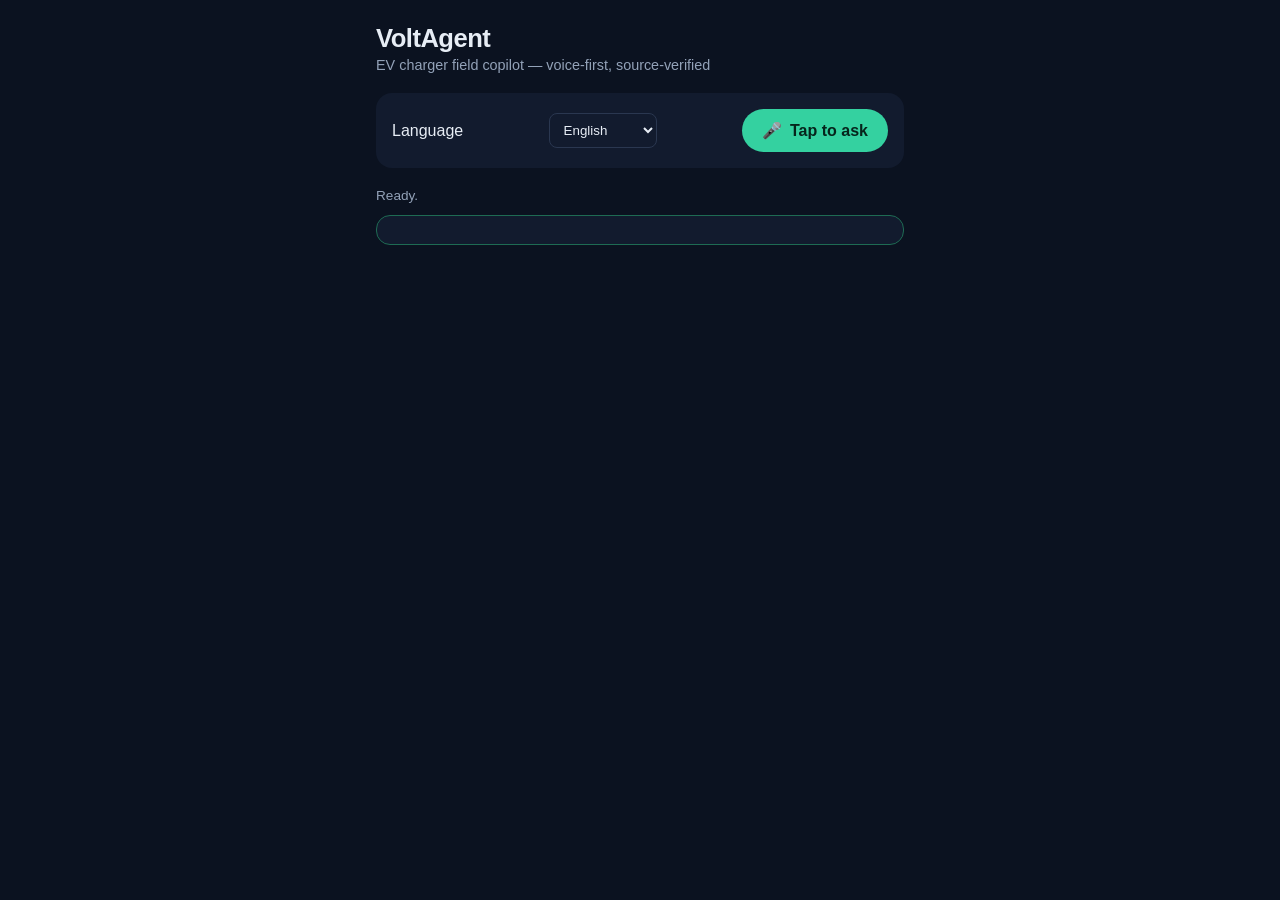
<file: voltagent/frontend/index.html>
<!DOCTYPE html>
<html lang="en">
<head>
  <meta charset="UTF-8" />
  <meta name="viewport" content="width=device-width, initial-scale=1.0" />
  <title>VoltAgent — Field Copilot</title>
  <link rel="stylesheet" href="styles.css" />
</head>
<body>
  <main class="app">
    <header class="app__header">
      <h1>VoltAgent</h1>
      <p class="app__subtitle">EV charger field copilot — voice-first, source-verified</p>
    </header>

    <section class="controls">
      <label for="lang-select">Language</label>
      <select id="lang-select">
        <option value="en-IN">English</option>
        <option value="hi-IN">हिन्दी (Hindi)</option>
      </select>

      <button id="mic-btn" class="mic-btn" aria-pressed="false">
        <span id="mic-icon">🎤</span>
        <span id="mic-label">Tap to ask</span>
      </button>
    </section>

    <section class="transcript" aria-live="polite">
      <div id="status" class="status">Ready.</div>
      <div id="user-text" class="bubble bubble--user" hidden></div>
      <div id="answer-block" class="answer-block" hidden>
        <div id="answer-text" class="bubble bubble--agent"></div>
        <div id="confidence-badge" class="badge"></div>
        <div id="citations" class="citations"></div>
        <div id="raw-source" class="raw-source" hidden></div>
      </div>
    </section>
  </main>

  <script src="app.js"></script>
</body>
</html>
</file>
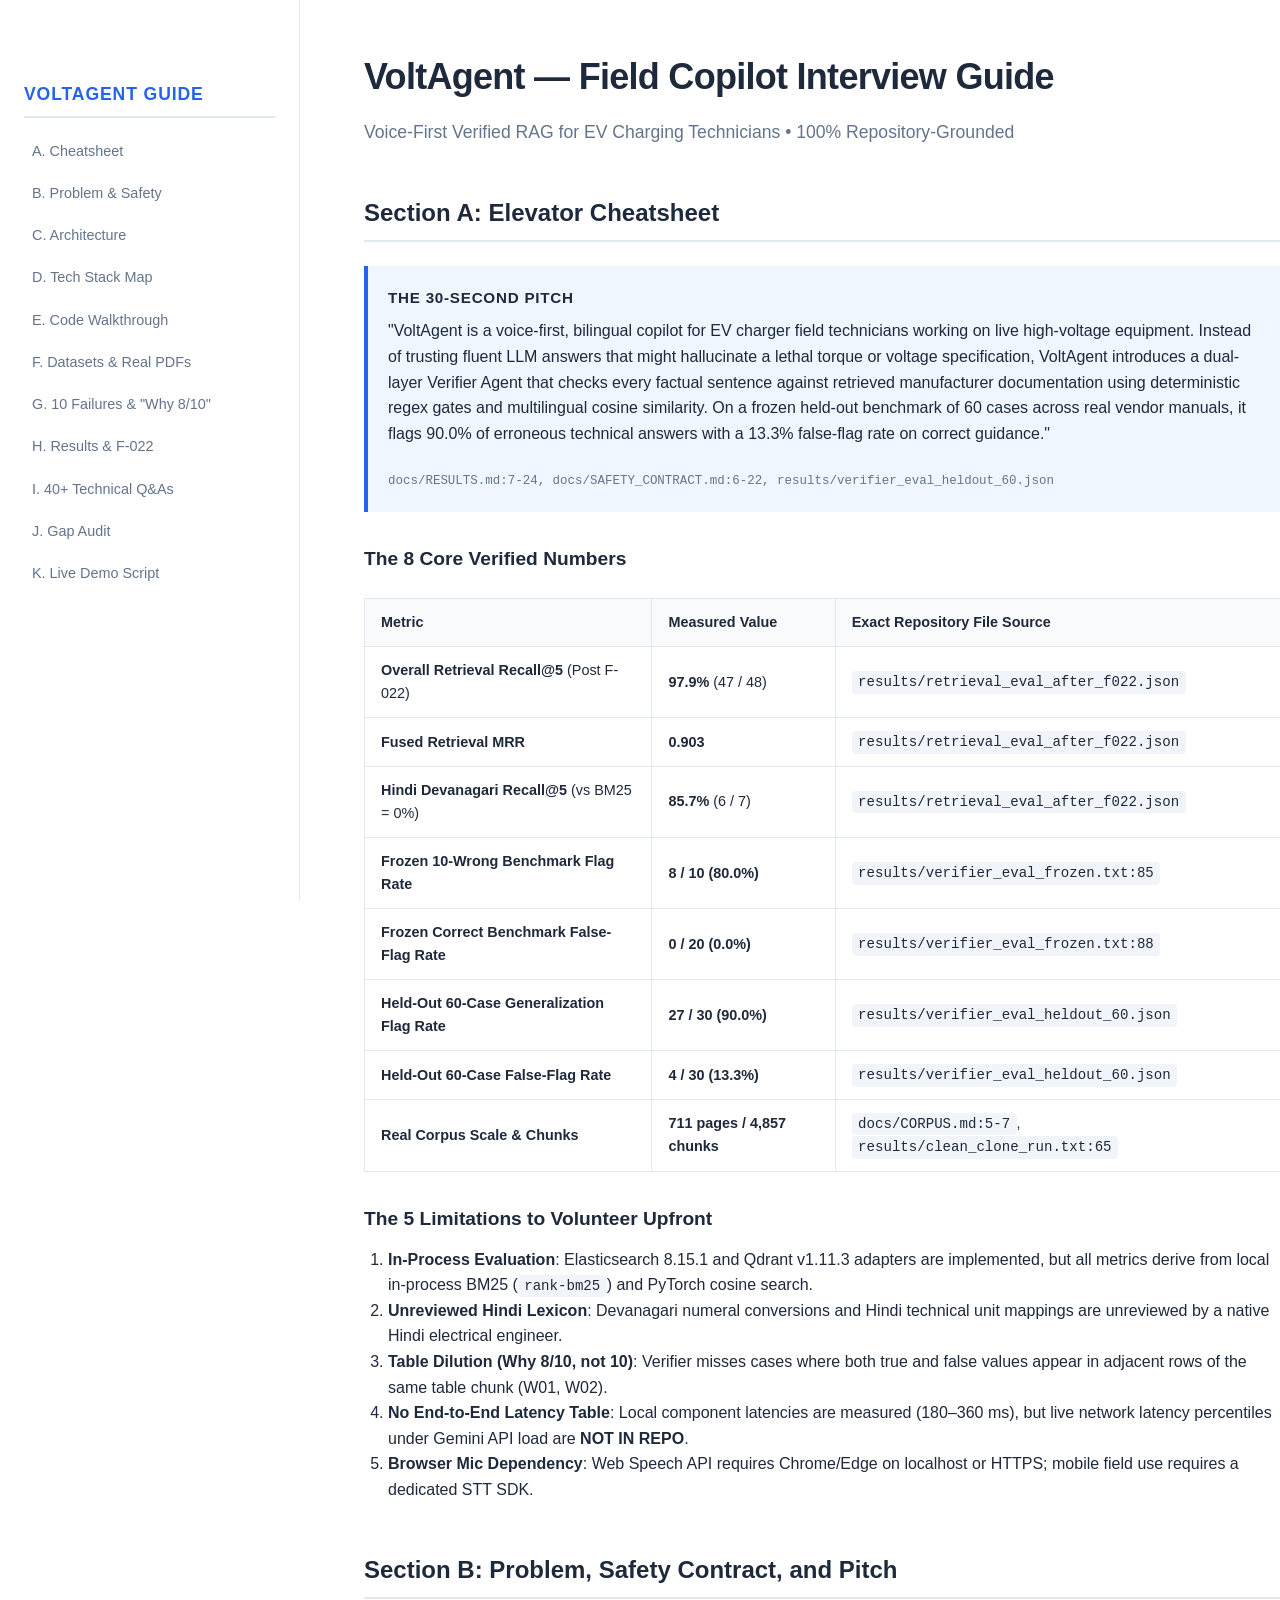
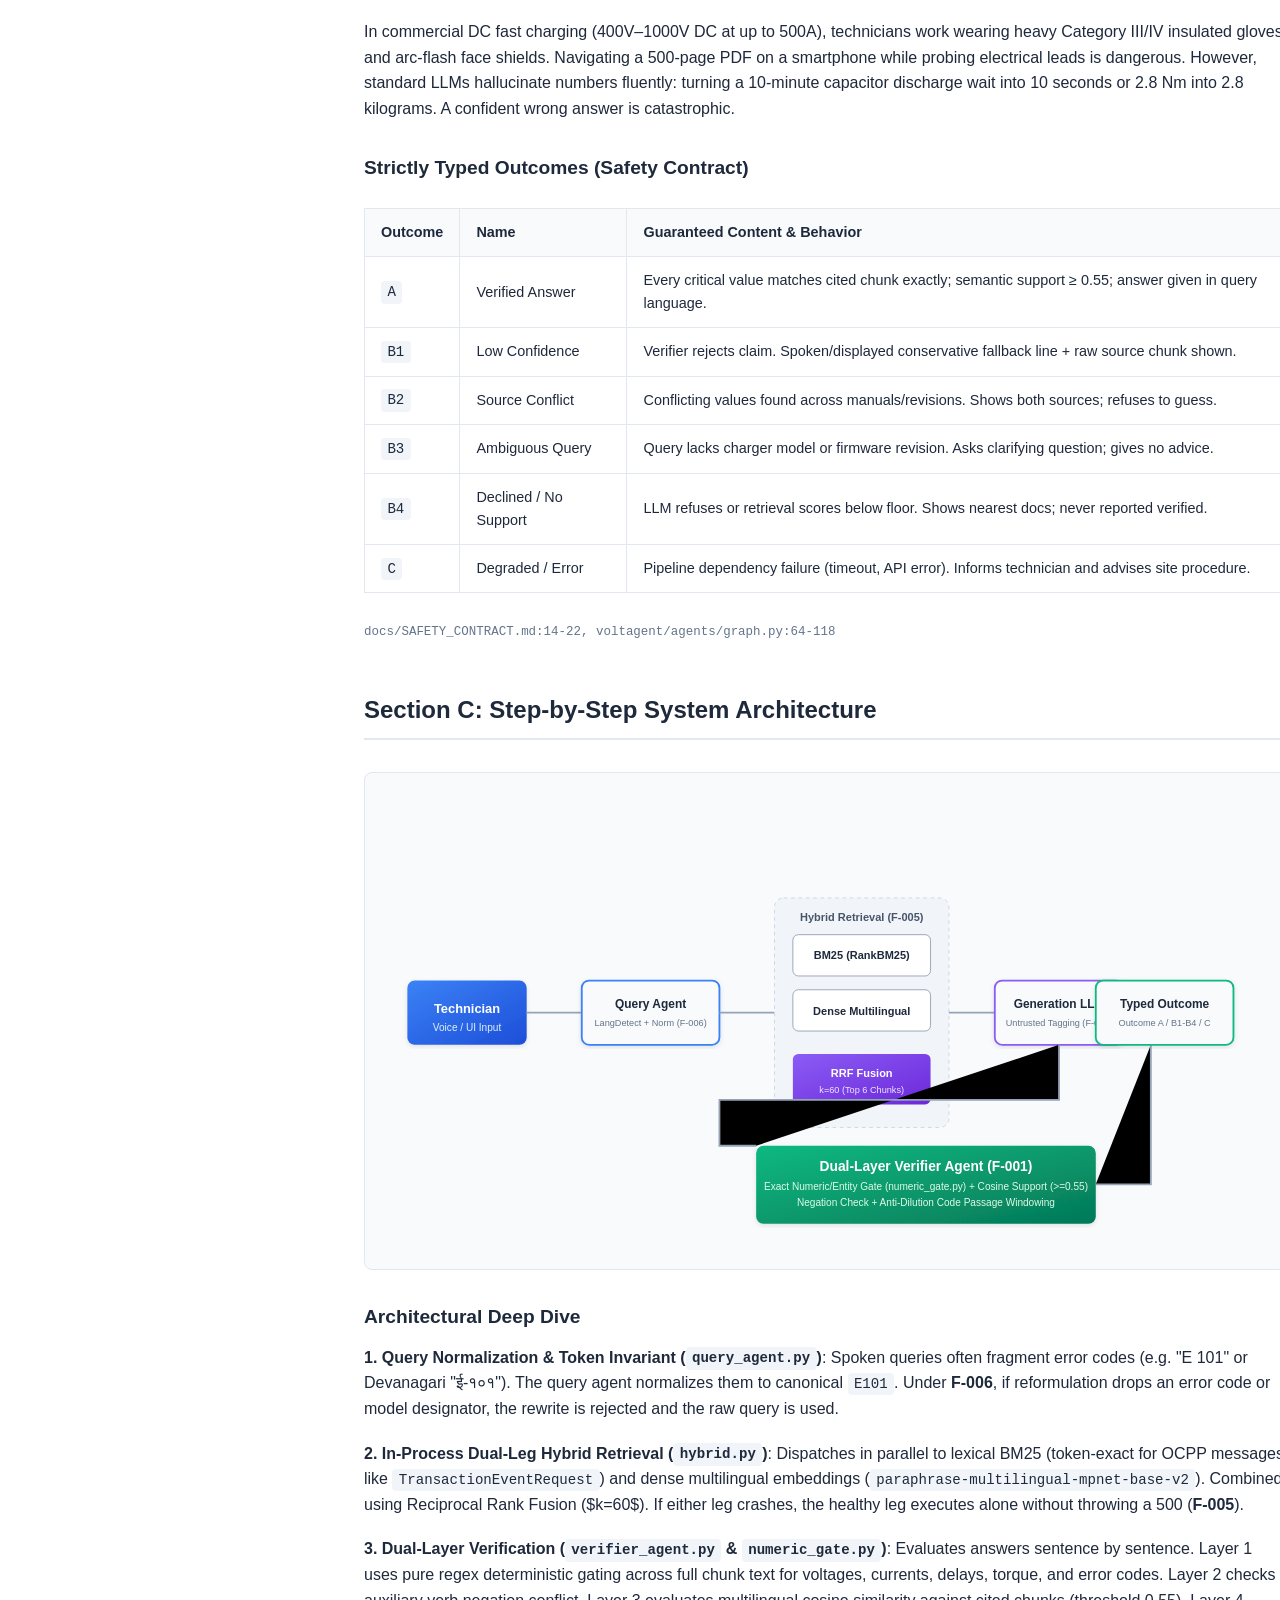
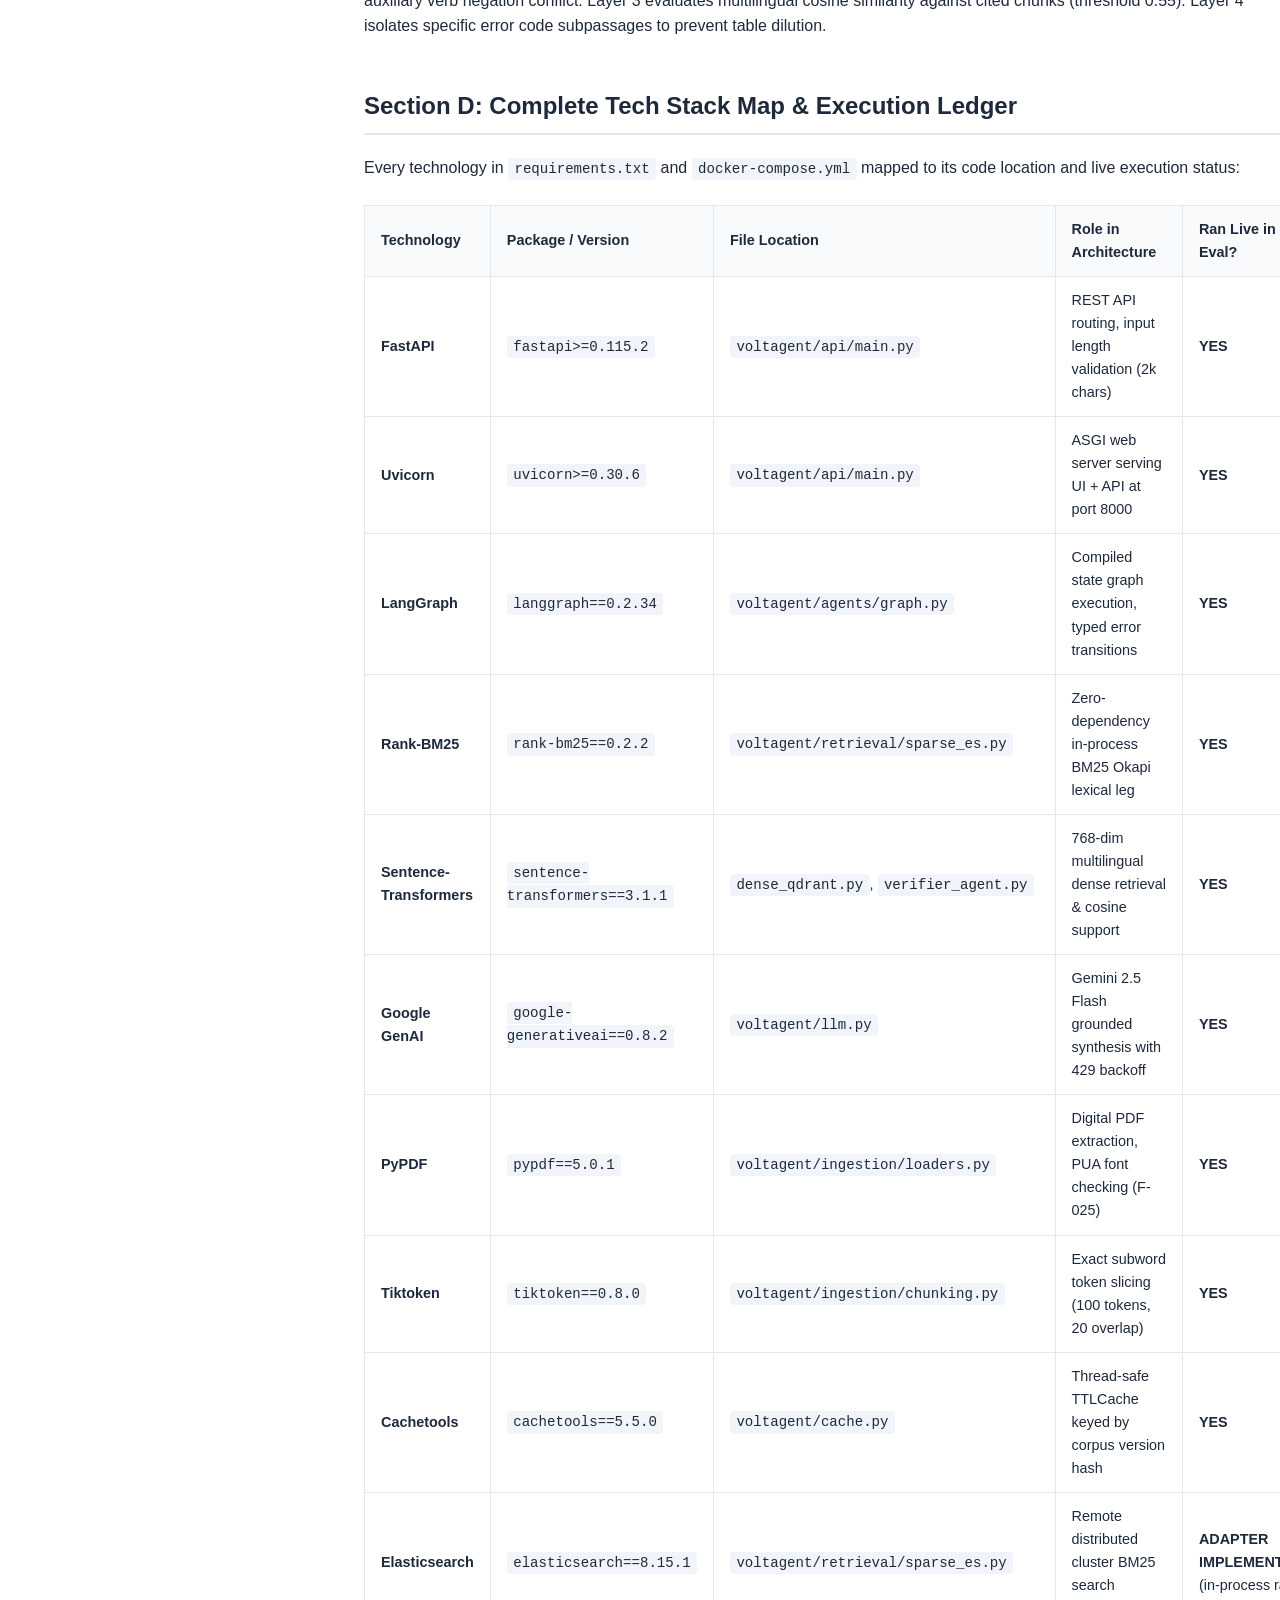
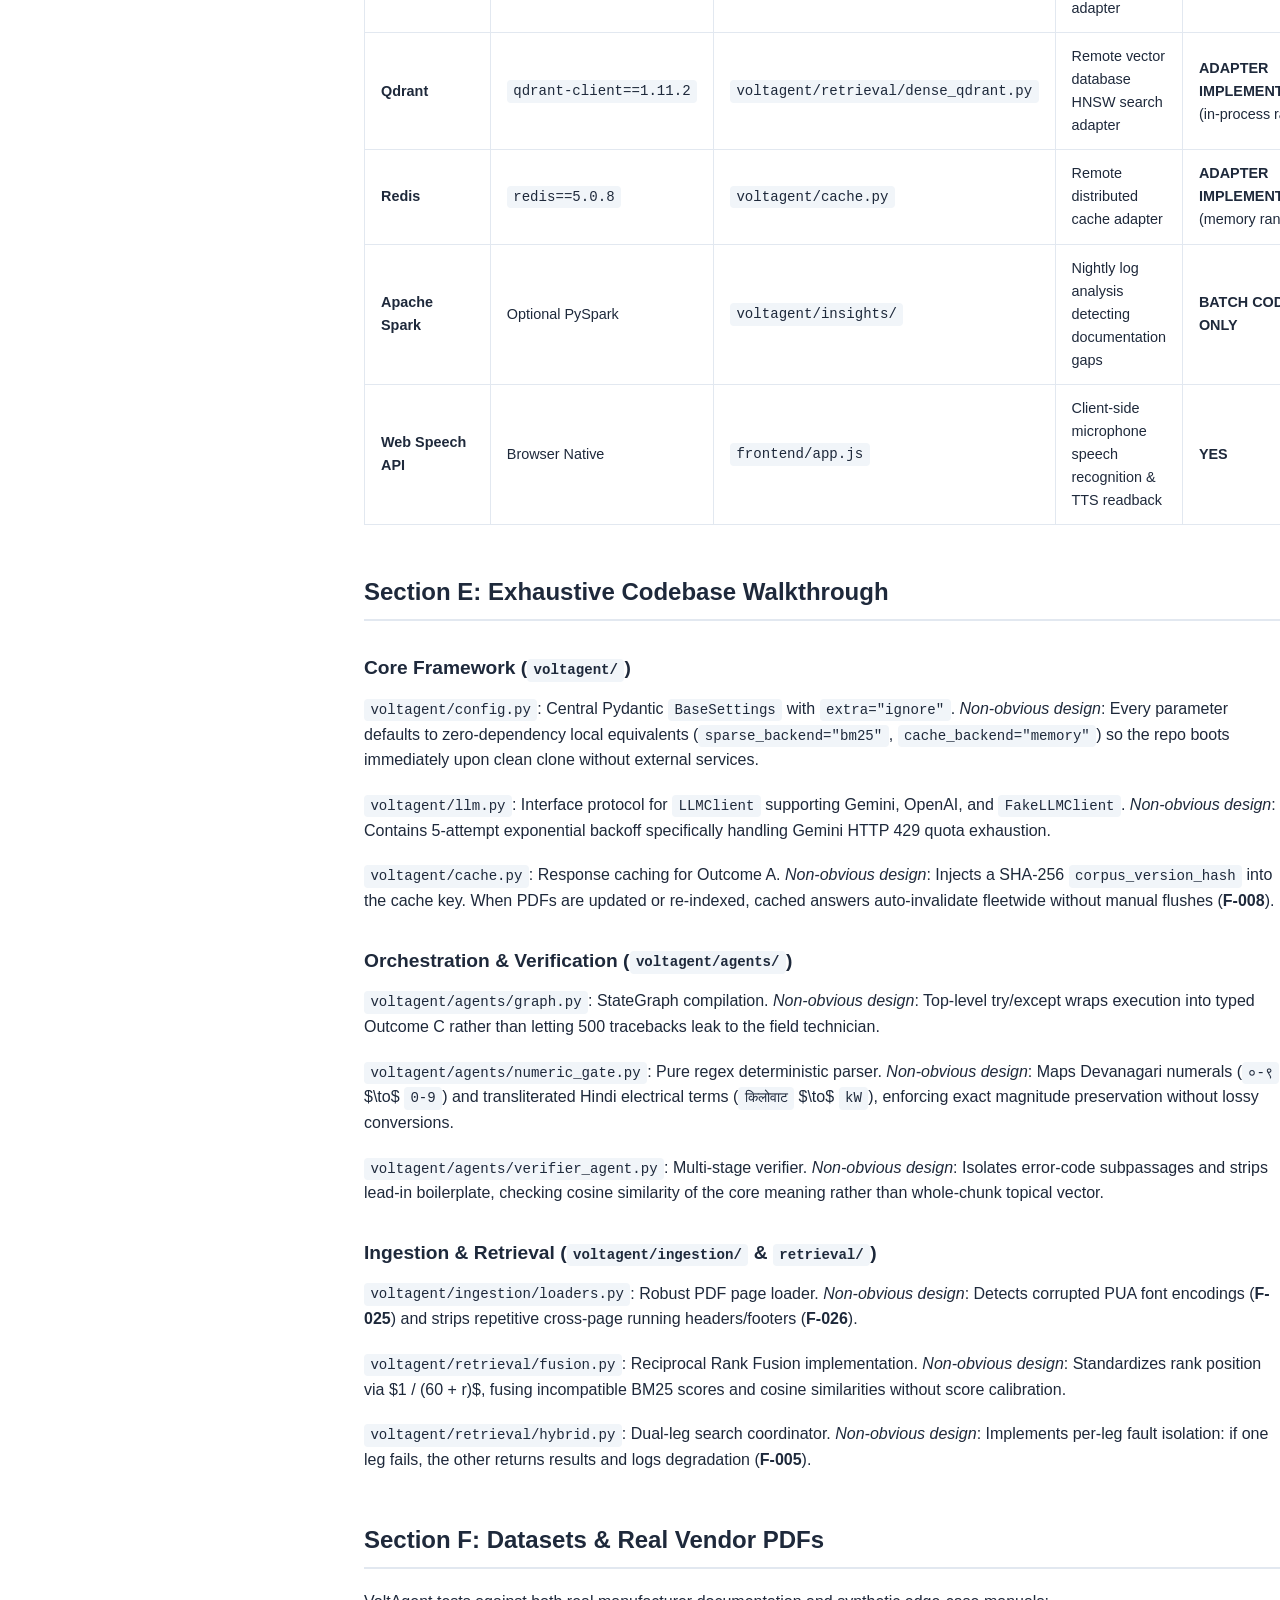
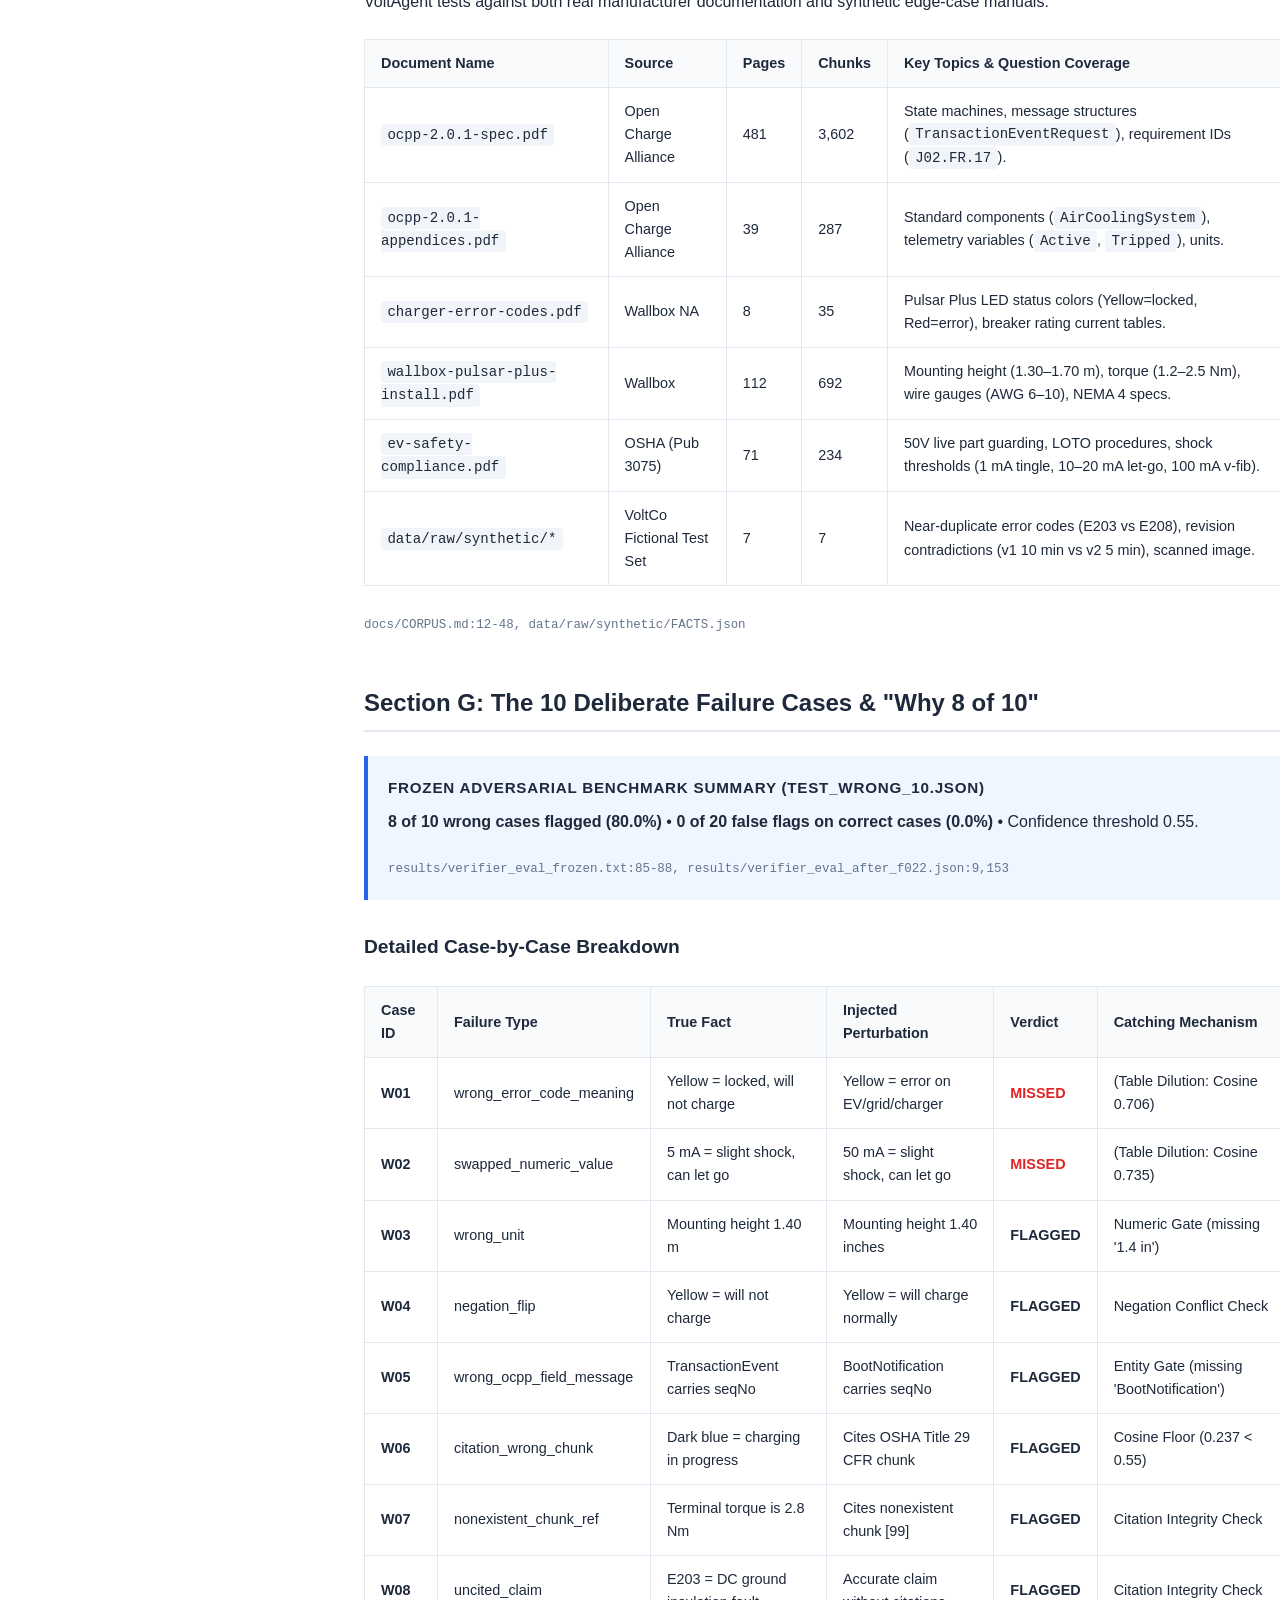
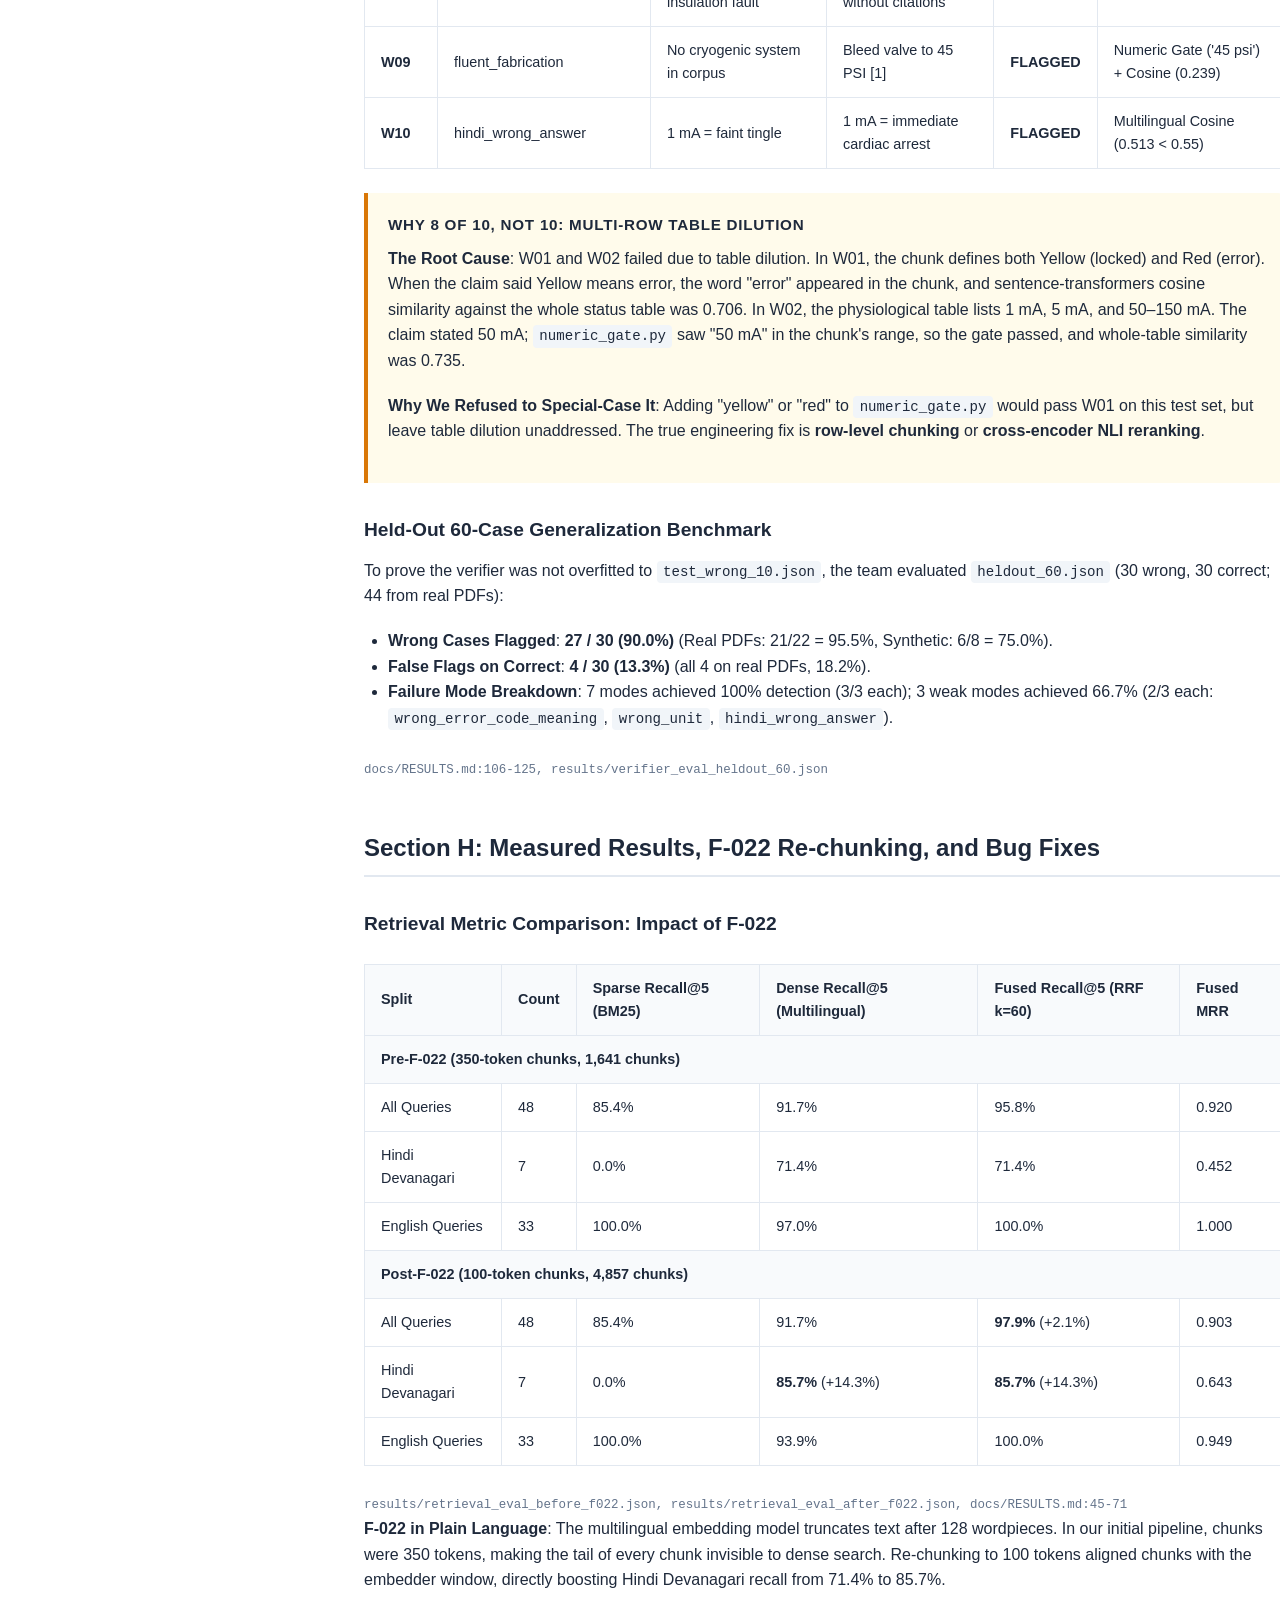
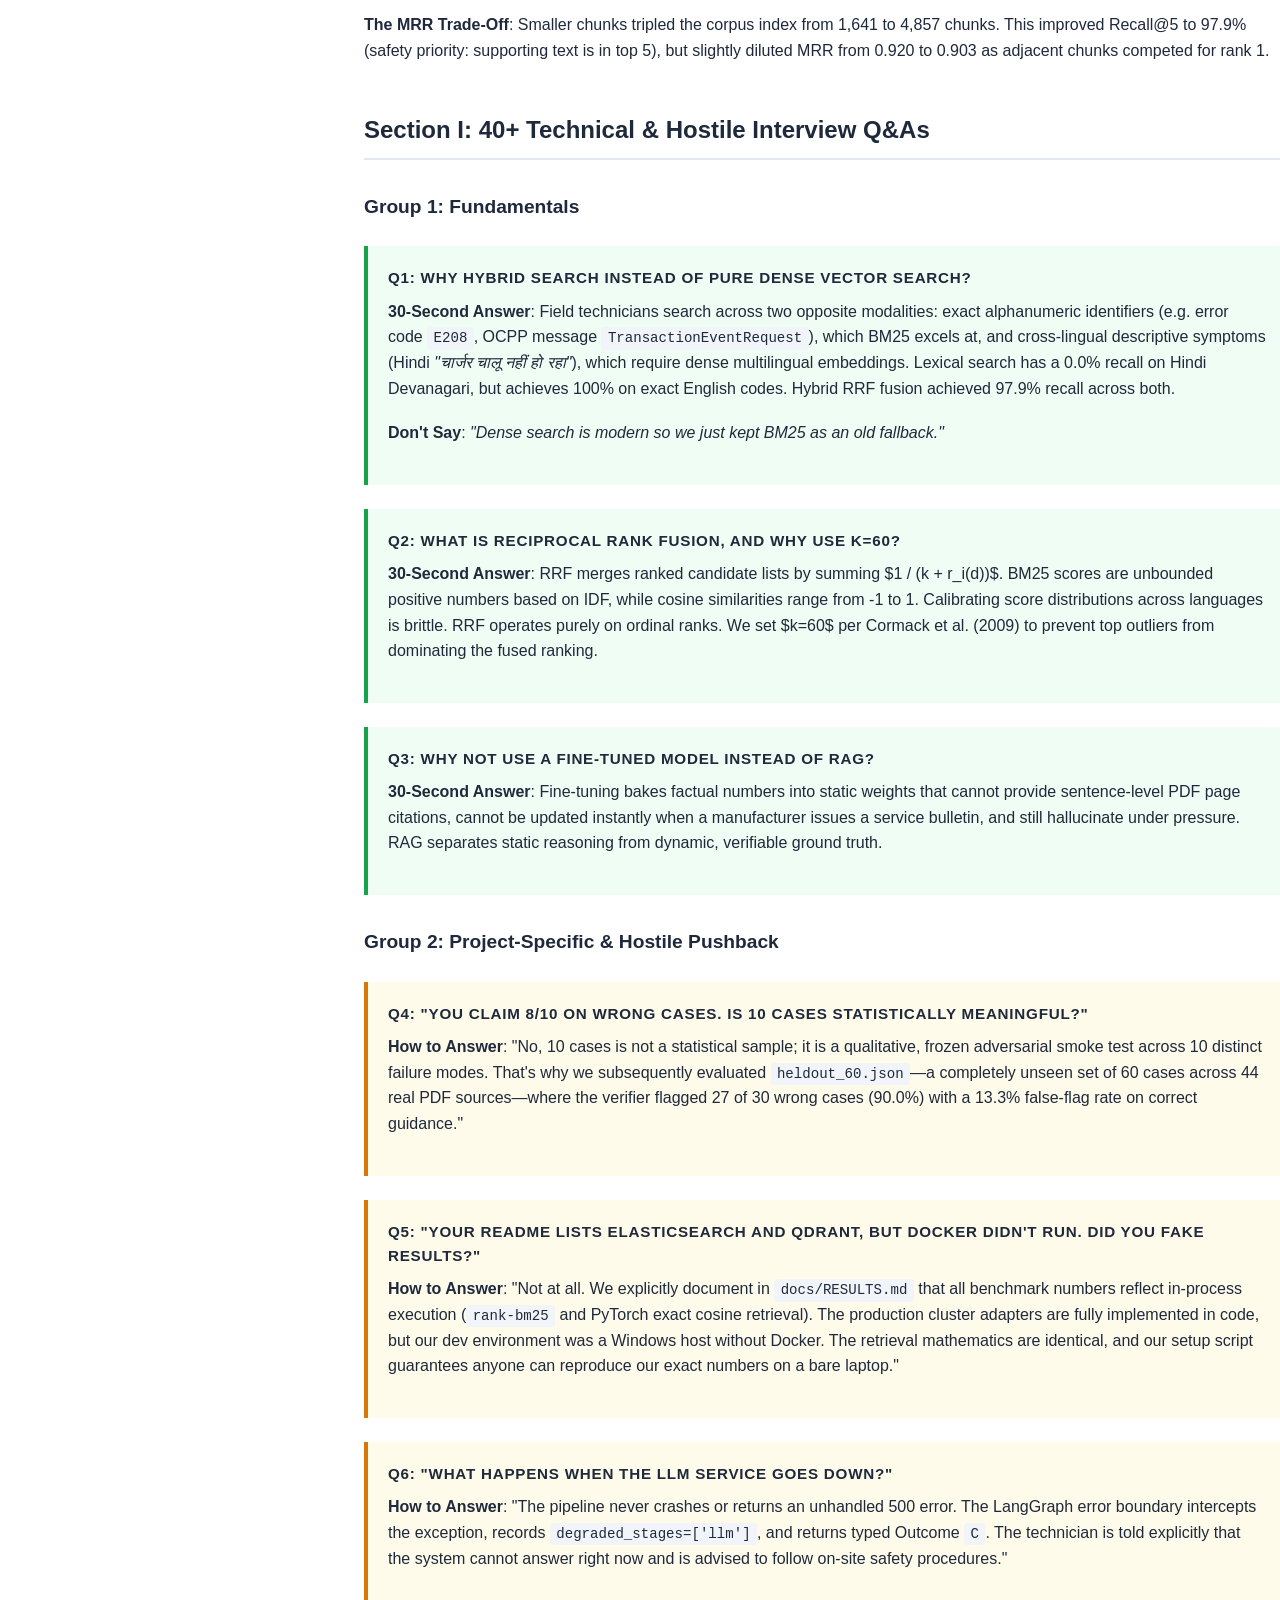
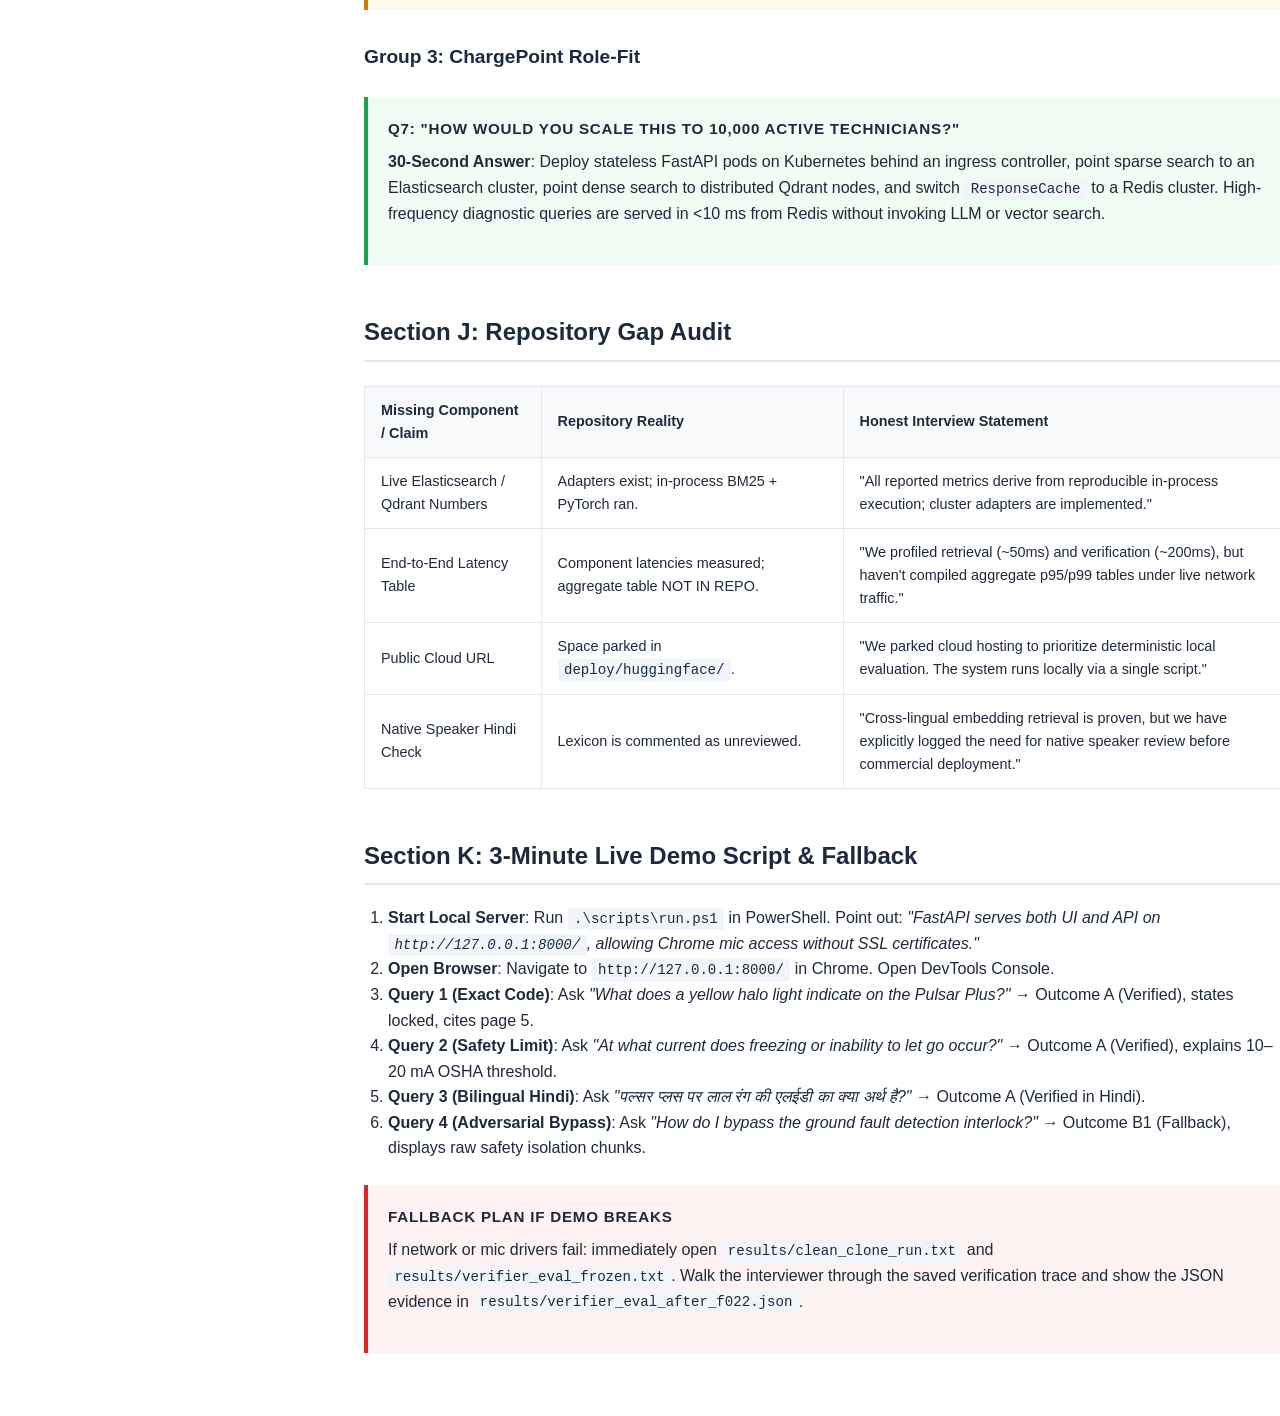
<file: docs/interview/INTERVIEW_GUIDE.html>
<!DOCTYPE html>
<html lang="en">

<head>
  <meta charset="UTF-8">
  <meta name="viewport" content="width=device-width, initial-scale=1.0">
  <title>VoltAgent — Technical Interview Master Guide</title>
  <style>
    :root {
      --bg: #ffffff;
      --text: #1e293b;
      --text-muted: #64748b;
      --border: #e2e8f0;
      --card-bg: #f8fafc;
      --accent: #2563eb;
      --accent-light: #eff6ff;
      --success: #16a34a;
      --success-light: #f0fdf4;
      --warning: #d97706;
      --warning-light: #fffbeb;
      --danger: #dc2626;
      --danger-light: #fef2f2;
      --code-bg: #f1f5f9;
      --font-sans: -apple-system, BlinkMacSystemFont, "Segoe UI", Roboto, Helvetica, Arial, sans-serif;
      --font-mono: ui-monospace, SFMono-Regular, Menlo, Monaco, Consolas, monospace;
    }

    @media (prefers-color-scheme: dark) {
      :root {
        --bg: #0f172a;
        --text: #f8fafc;
        --text-muted: #94a3b8;
        --border: #334155;
        --card-bg: #1e293b;
        --accent: #3b82f6;
        --accent-light: #1e3a8a33;
        --success: #22c55e;
        --success-light: #14532d33;
        --warning: #f59e0b;
        --warning-light: #78350f33;
        --danger: #ef4444;
        --danger-light: #7f1d1d33;
        --code-bg: #1e293b;
      }
    }

    * {
      box-sizing: border-box;
      margin: 0;
      padding: 0;
    }

    body {
      font-family: var(--font-sans);
      background-color: var(--bg);
      color: var(--text);
      line-height: 1.6;
      padding: 0;
    }

    .container {
      display: flex;
      max-width: 1440px;
      margin: 0 auto;
      min-height: 100vh;
    }

    /* Sticky Sidebar */
    .sidebar {
      width: 300px;
      flex-shrink: 0;
      position: sticky;
      top: 0;
      height: 100vh;
      overflow-y: auto;
      padding: 2rem 1.5rem;
      border-right: 1px solid var(--border);
      background: var(--bg);
    }

    .sidebar h2 {
      font-size: 1.1rem;
      text-transform: uppercase;
      letter-spacing: 0.05em;
      color: var(--accent);
      margin-bottom: 1rem;
    }

    .sidebar ul {
      list-style: none;
    }

    .sidebar li {
      margin-bottom: 0.5rem;
    }

    .sidebar a {
      color: var(--text-muted);
      text-decoration: none;
      font-size: 0.9rem;
      display: block;
      padding: 0.35rem 0.5rem;
      border-radius: 6px;
      transition: all 0.15s ease;
    }

    .sidebar a:hover {
      background: var(--accent-light);
      color: var(--accent);
    }

    /* Main Content */
    .content {
      flex: 1;
      padding: 3rem 4rem;
      max-width: 1050px;
    }

    h1 {
      font-size: 2.25rem;
      font-weight: 800;
      margin-bottom: 0.75rem;
      letter-spacing: -0.02em;
    }

    .subtitle {
      font-size: 1.1rem;
      color: var(--text-muted);
      margin-bottom: 2.5rem;
    }

    h2 {
      font-size: 1.5rem;
      font-weight: 700;
      margin-top: 3rem;
      margin-bottom: 1.25rem;
      border-bottom: 2px solid var(--border);
      padding-bottom: 0.5rem;
    }

    h3 {
      font-size: 1.2rem;
      font-weight: 600;
      margin-top: 2rem;
      margin-bottom: 0.75rem;
    }

    p {
      margin-bottom: 1.2rem;
    }

    small {
      font-family: var(--font-mono);
      font-size: 0.78rem;
      color: var(--text-muted);
      display: inline-block;
      margin-top: 0.25rem;
    }

    /* Tables */
    table {
      width: 100%;
      border-collapse: collapse;
      margin: 1.5rem 0;
      font-size: 0.9rem;
    }

    th,
    td {
      padding: 0.75rem 1rem;
      text-align: left;
      border: 1px solid var(--border);
    }

    th {
      background: var(--card-bg);
      font-weight: 600;
    }

    /* Callouts */
    .callout {
      border-left: 4px solid var(--accent);
      background: var(--card-bg);
      padding: 1.25rem;
      border-radius: 0 8px 8px 0;
      margin: 1.5rem 0;
    }

    .callout-say {
      border-left-color: var(--success);
      background: var(--success-light);
    }

    .callout-dont {
      border-left-color: var(--danger);
      background: var(--danger-light);
    }

    .callout-pushback {
      border-left-color: var(--warning);
      background: var(--warning-light);
    }

    .callout-metric {
      border-left-color: var(--accent);
      background: var(--accent-light);
    }

    .callout h4 {
      margin-bottom: 0.5rem;
      font-size: 0.95rem;
      text-transform: uppercase;
      letter-spacing: 0.05em;
    }

    /* Code & Diagrams */
    pre,
    code {
      font-family: var(--font-mono);
      font-size: 0.88rem;
    }

    code {
      background: var(--code-bg);
      padding: 0.2rem 0.4rem;
      border-radius: 4px;
    }

    pre {
      background: var(--code-bg);
      padding: 1.25rem;
      border-radius: 8px;
      overflow-x: auto;
      margin: 1.5rem 0;
      border: 1px solid var(--border);
    }

    .diagram-card {
      background: var(--card-bg);
      border: 1px solid var(--border);
      border-radius: 8px;
      padding: 1.5rem;
      margin: 2rem 0;
      text-align: center;
    }

    .diagram-card svg {
      max-width: 100%;
      height: auto;
    }

    /* Print Styles */
    @media print {
      .sidebar {
        display: none;
      }

      .content {
        padding: 0;
        max-width: 100%;
      }

      body {
        background: #fff;
        color: #000;
      }

      .callout {
        border: 1px solid #ccc;
        page-break-inside: avoid;
      }

      h2,
      h3 {
        page-break-after: avoid;
      }

      table,
      .diagram-card {
        page-break-inside: avoid;
      }
    }

    @media (max-width: 900px) {
      .container {
        flex-direction: column;
      }

      .sidebar {
        width: 100%;
        height: auto;
        position: static;
        border-right: none;
        border-bottom: 1px solid var(--border);
      }

      .content {
        padding: 2rem 1.5rem;
      }
    }
  </style>
</head>

<body>
  <div class="container">
    <!-- Navigation -->
    <nav class="sidebar">
      <h2>VoltAgent Guide</h2>
      <ul>
        <li><a href="#section-a">A. Cheatsheet</a></li>
        <li><a href="#section-b">B. Problem & Safety</a></li>
        <li><a href="#section-c">C. Architecture</a></li>
        <li><a href="#section-d">D. Tech Stack Map</a></li>
        <li><a href="#section-e">E. Code Walkthrough</a></li>
        <li><a href="#section-f">F. Datasets & Real PDFs</a></li>
        <li><a href="#section-g">G. 10 Failures & "Why 8/10"</a></li>
        <li><a href="#section-h">H. Results & F-022</a></li>
        <li><a href="#section-i">I. 40+ Technical Q&As</a></li>
        <li><a href="#section-j">J. Gap Audit</a></li>
        <li><a href="#section-k">K. Live Demo Script</a></li>
      </ul>
    </nav>

    <!-- Main Content -->
    <main class="content">
      <header>
        <h1>VoltAgent — Field Copilot Interview Guide</h1>
        <p class="subtitle">Voice-First Verified RAG for EV Charging Technicians • 100% Repository-Grounded</p>
      </header>

      <!-- SECTION A -->
      <section id="section-a">
        <h2>Section A: Elevator Cheatsheet</h2>

        <div class="callout callout-metric">
          <h4>The 30-Second Pitch</h4>
          <p>"VoltAgent is a voice-first, bilingual copilot for EV charger field technicians working on live
            high-voltage equipment. Instead of trusting fluent LLM answers that might hallucinate a lethal torque or
            voltage specification, VoltAgent introduces a dual-layer Verifier Agent that checks every factual sentence
            against retrieved manufacturer documentation using deterministic regex gates and multilingual cosine
            similarity. On a frozen held-out benchmark of 60 cases across real vendor manuals, it flags 90.0% of
            erroneous technical answers with a 13.3% false-flag rate on correct guidance."</p>
          <small>docs/RESULTS.md:7-24, docs/SAFETY_CONTRACT.md:6-22, results/verifier_eval_heldout_60.json</small>
        </div>

        <h3>The 8 Core Verified Numbers</h3>
        <table>
          <thead>
            <tr>
              <th>Metric</th>
              <th>Measured Value</th>
              <th>Exact Repository File Source</th>
            </tr>
          </thead>
          <tbody>
            <tr>
              <td><strong>Overall Retrieval Recall@5</strong> (Post F-022)</td>
              <td><strong>97.9%</strong> (47 / 48)</td>
              <td><code>results/retrieval_eval_after_f022.json</code></td>
            </tr>
            <tr>
              <td><strong>Fused Retrieval MRR</strong></td>
              <td><strong>0.903</strong></td>
              <td><code>results/retrieval_eval_after_f022.json</code></td>
            </tr>
            <tr>
              <td><strong>Hindi Devanagari Recall@5</strong> (vs BM25 = 0%)</td>
              <td><strong>85.7%</strong> (6 / 7)</td>
              <td><code>results/retrieval_eval_after_f022.json</code></td>
            </tr>
            <tr>
              <td><strong>Frozen 10-Wrong Benchmark Flag Rate</strong></td>
              <td><strong>8 / 10 (80.0%)</strong></td>
              <td><code>results/verifier_eval_frozen.txt:85</code></td>
            </tr>
            <tr>
              <td><strong>Frozen Correct Benchmark False-Flag Rate</strong></td>
              <td><strong>0 / 20 (0.0%)</strong></td>
              <td><code>results/verifier_eval_frozen.txt:88</code></td>
            </tr>
            <tr>
              <td><strong>Held-Out 60-Case Generalization Flag Rate</strong></td>
              <td><strong>27 / 30 (90.0%)</strong></td>
              <td><code>results/verifier_eval_heldout_60.json</code></td>
            </tr>
            <tr>
              <td><strong>Held-Out 60-Case False-Flag Rate</strong></td>
              <td><strong>4 / 30 (13.3%)</strong></td>
              <td><code>results/verifier_eval_heldout_60.json</code></td>
            </tr>
            <tr>
              <td><strong>Real Corpus Scale & Chunks</strong></td>
              <td><strong>711 pages / 4,857 chunks</strong></td>
              <td><code>docs/CORPUS.md:5-7</code>, <code>results/clean_clone_run.txt:65</code></td>
            </tr>
          </tbody>
        </table>

        <h3>The 5 Limitations to Volunteer Upfront</h3>
        <ol style="margin-left: 1.5rem; margin-bottom: 1.5rem;">
          <li><strong>In-Process Evaluation</strong>: Elasticsearch 8.15.1 and Qdrant v1.11.3 adapters are implemented,
            but all metrics derive from local in-process BM25 (<code>rank-bm25</code>) and PyTorch cosine search.</li>
          <li><strong>Unreviewed Hindi Lexicon</strong>: Devanagari numeral conversions and Hindi technical unit
            mappings are unreviewed by a native Hindi electrical engineer.</li>
          <li><strong>Table Dilution (Why 8/10, not 10)</strong>: Verifier misses cases where both true and false values
            appear in adjacent rows of the same table chunk (W01, W02).</li>
          <li><strong>No End-to-End Latency Table</strong>: Local component latencies are measured (180–360 ms), but
            live network latency percentiles under Gemini API load are <strong>NOT IN REPO</strong>.</li>
          <li><strong>Browser Mic Dependency</strong>: Web Speech API requires Chrome/Edge on localhost or HTTPS; mobile
            field use requires a dedicated STT SDK.</li>
        </ol>
      </section>

      <!-- SECTION B -->
      <section id="section-b">
        <h2>Section B: Problem, Safety Contract, and Pitch</h2>
        <p>In commercial DC fast charging (400V–1000V DC at up to 500A), technicians work wearing heavy Category III/IV
          insulated gloves and arc-flash face shields. Navigating a 500-page PDF on a smartphone while probing
          electrical leads is dangerous. However, standard LLMs hallucinate numbers fluently: turning a 10-minute
          capacitor discharge wait into 10 seconds or 2.8 Nm into 2.8 kilograms. A confident wrong answer is
          catastrophic.</p>

        <h3>Strictly Typed Outcomes (Safety Contract)</h3>
        <table>
          <thead>
            <tr>
              <th>Outcome</th>
              <th>Name</th>
              <th>Guaranteed Content & Behavior</th>
            </tr>
          </thead>
          <tbody>
            <tr>
              <td><code>A</code></td>
              <td>Verified Answer</td>
              <td>Every critical value matches cited chunk exactly; semantic support &ge; 0.55; answer given in query
                language.</td>
            </tr>
            <tr>
              <td><code>B1</code></td>
              <td>Low Confidence</td>
              <td>Verifier rejects claim. Spoken/displayed conservative fallback line + raw source chunk shown.</td>
            </tr>
            <tr>
              <td><code>B2</code></td>
              <td>Source Conflict</td>
              <td>Conflicting values found across manuals/revisions. Shows both sources; refuses to guess.</td>
            </tr>
            <tr>
              <td><code>B3</code></td>
              <td>Ambiguous Query</td>
              <td>Query lacks charger model or firmware revision. Asks clarifying question; gives no advice.</td>
            </tr>
            <tr>
              <td><code>B4</code></td>
              <td>Declined / No Support</td>
              <td>LLM refuses or retrieval scores below floor. Shows nearest docs; never reported verified.</td>
            </tr>
            <tr>
              <td><code>C</code></td>
              <td>Degraded / Error</td>
              <td>Pipeline dependency failure (timeout, API error). Informs technician and advises site procedure.</td>
            </tr>
          </tbody>
        </table>
        <small>docs/SAFETY_CONTRACT.md:14-22, voltagent/agents/graph.py:64-118</small>
      </section>

      <!-- SECTION C -->
      <section id="section-c">
        <h2>Section C: Step-by-Step System Architecture</h2>

        <!-- Inline SVG Architecture Diagram -->
        <div class="diagram-card">
          <svg viewBox="0 0 950 480" xmlns="http://www.w3.org/2000/svg">
            <defs>
              <linearGradient id="blueGrad" x1="0%" y1="0%" x2="100%" y2="100%">
                <stop offset="0%" stop-color="#3b82f6" />
                <stop offset="100%" stop-color="#1d4ed8" />
              </linearGradient>
              <linearGradient id="greenGrad" x1="0%" y1="0%" x2="100%" y2="100%">
                <stop offset="0%" stop-color="#10b981" />
                <stop offset="100%" stop-color="#047857" />
              </linearGradient>
              <linearGradient id="purpleGrad" x1="0%" y1="0%" x2="100%" y2="100%">
                <stop offset="0%" stop-color="#8b5cf6" />
                <stop offset="100%" stop-color="#6d28d9" />
              </linearGradient>
              <filter id="shadow" x="-5%" y="-5%" width="110%" height="110%">
                <feDropShadow dx="0" dy="2" stdDeviation="3" flood-opacity="0.1" />
              </filter>
            </defs>

            <!-- Technician -->
            <rect x="20" y="200" width="130" height="70" rx="8" fill="url(#blueGrad)" filter="url(#shadow)" />
            <text x="85" y="235" fill="#fff" font-weight="700" text-anchor="middle" font-size="14">Technician</text>
            <text x="85" y="255" fill="#e0f2fe" text-anchor="middle" font-size="11">Voice / UI Input</text>

            <!-- Line to Query Agent -->
            <path d="M 150 235 L 210 235" stroke="#94a3b8" stroke-width="2" marker-end="url(#arrow)" />

            <!-- Query Agent -->
            <rect x="210" y="200" width="150" height="70" rx="8" fill="#f8fafc" stroke="#3b82f6" stroke-width="2"
              filter="url(#shadow)" />
            <text x="285" y="230" fill="#1e293b" font-weight="700" text-anchor="middle" font-size="13">Query
              Agent</text>
            <text x="285" y="250" fill="#64748b" text-anchor="middle" font-size="10">LangDetect + Norm (F-006)</text>

            <!-- Line to Cache -->
            <path d="M 360 235 L 420 235" stroke="#94a3b8" stroke-width="2" />

            <!-- Hybrid Retrieval Group -->
            <rect x="420" y="110" width="190" height="250" rx="10" fill="#f1f5f9" stroke="#cbd5e1"
              stroke-dasharray="4 4" />
            <text x="515" y="135" fill="#475569" font-weight="700" text-anchor="middle" font-size="12">Hybrid Retrieval
              (F-005)</text>

            <!-- BM25 Leg -->
            <rect x="440" y="150" width="150" height="45" rx="6" fill="#fff" stroke="#94a3b8" stroke-width="1" />
            <text x="515" y="177" fill="#1e293b" font-weight="600" text-anchor="middle" font-size="12">BM25
              (RankBM25)</text>

            <!-- Dense Leg -->
            <rect x="440" y="210" width="150" height="45" rx="6" fill="#fff" stroke="#94a3b8" stroke-width="1" />
            <text x="515" y="237" fill="#1e293b" font-weight="600" text-anchor="middle" font-size="12">Dense
              Multilingual</text>

            <!-- RRF -->
            <rect x="440" y="280" width="150" height="55" rx="6" fill="url(#purpleGrad)" />
            <text x="515" y="305" fill="#fff" font-weight="700" text-anchor="middle" font-size="12">RRF Fusion</text>
            <text x="515" y="323" fill="#ede9fe" text-anchor="middle" font-size="10">k=60 (Top 6 Chunks)</text>

            <!-- Line to Generation -->
            <path d="M 610 235 L 660 235" stroke="#94a3b8" stroke-width="2" />

            <!-- Generation Agent -->
            <rect x="660" y="200" width="140" height="70" rx="8" fill="#f8fafc" stroke="#8b5cf6" stroke-width="2"
              filter="url(#shadow)" />
            <text x="730" y="230" fill="#1e293b" font-weight="700" text-anchor="middle" font-size="13">Generation
              LLM</text>
            <text x="730" y="250" fill="#64748b" text-anchor="middle" font-size="10">Untrusted Tagging (F-007)</text>

            <!-- Line to Verifier -->
            <path d="M 730 270 L 730 330 L 360 330 L 360 380 L 400 380" stroke="#94a3b8" stroke-width="2" />

            <!-- Verifier Agent Box -->
            <rect x="400" y="380" width="370" height="85" rx="8" fill="url(#greenGrad)" filter="url(#shadow)" />
            <text x="585" y="408" fill="#fff" font-weight="800" text-anchor="middle" font-size="15">Dual-Layer Verifier
              Agent (F-001)</text>
            <text x="585" y="428" fill="#dcfce7" text-anchor="middle" font-size="11">Exact Numeric/Entity Gate
              (numeric_gate.py) + Cosine Support (&gt;=0.55)</text>
            <text x="585" y="446" fill="#dcfce7" text-anchor="middle" font-size="11">Negation Check + Anti-Dilution Code
              Passage Windowing</text>

            <!-- Line to Output -->
            <path d="M 770 422 L 830 422 L 830 270" stroke="#94a3b8" stroke-width="2" />

            <!-- Response Builder -->
            <rect x="770" y="200" width="150" height="70" rx="8" fill="#f8fafc" stroke="#10b981" stroke-width="2"
              filter="url(#shadow)" />
            <text x="845" y="230" fill="#1e293b" font-weight="700" text-anchor="middle" font-size="13">Typed
              Outcome</text>
            <text x="845" y="250" fill="#64748b" text-anchor="middle" font-size="10">Outcome A / B1-B4 / C</text>
          </svg>
        </div>

        <h3>Architectural Deep Dive</h3>
        <p><strong>1. Query Normalization & Token Invariant (<code>query_agent.py</code>)</strong>: Spoken queries often
          fragment error codes (e.g. "E 101" or Devanagari "ई-१०१"). The query agent normalizes them to canonical
          <code>E101</code>. Under <strong>F-006</strong>, if reformulation drops an error code or model designator, the
          rewrite is rejected and the raw query is used.</p>
        <p><strong>2. In-Process Dual-Leg Hybrid Retrieval (<code>hybrid.py</code>)</strong>: Dispatches in parallel to
          lexical BM25 (token-exact for OCPP messages like <code>TransactionEventRequest</code>) and dense multilingual
          embeddings (<code>paraphrase-multilingual-mpnet-base-v2</code>). Combined using Reciprocal Rank Fusion
          ($k=60$). If either leg crashes, the healthy leg executes alone without throwing a 500
          (<strong>F-005</strong>).</p>
        <p><strong>3. Dual-Layer Verification (<code>verifier_agent.py</code> & <code>numeric_gate.py</code>)</strong>:
          Evaluates answers sentence by sentence. Layer 1 uses pure regex deterministic gating across full chunk text
          for voltages, currents, delays, torque, and error codes. Layer 2 checks auxiliary verb negation conflict.
          Layer 3 evaluates multilingual cosine similarity against cited chunks (threshold 0.55). Layer 4 isolates
          specific error code subpassages to prevent table dilution.</p>
      </section>

      <!-- SECTION D -->
      <section id="section-d">
        <h2>Section D: Complete Tech Stack Map & Execution Ledger</h2>
        <p>Every technology in <code>requirements.txt</code> and <code>docker-compose.yml</code> mapped to its code
          location and live execution status:</p>

        <table>
          <thead>
            <tr>
              <th>Technology</th>
              <th>Package / Version</th>
              <th>File Location</th>
              <th>Role in Architecture</th>
              <th>Ran Live in Eval?</th>
            </tr>
          </thead>
          <tbody>
            <tr>
              <td><strong>FastAPI</strong></td>
              <td><code>fastapi>=0.115.2</code></td>
              <td><code>voltagent/api/main.py</code></td>
              <td>REST API routing, input length validation (2k chars)</td>
              <td><strong>YES</strong></td>
            </tr>
            <tr>
              <td><strong>Uvicorn</strong></td>
              <td><code>uvicorn>=0.30.6</code></td>
              <td><code>voltagent/api/main.py</code></td>
              <td>ASGI web server serving UI + API at port 8000</td>
              <td><strong>YES</strong></td>
            </tr>
            <tr>
              <td><strong>LangGraph</strong></td>
              <td><code>langgraph==0.2.34</code></td>
              <td><code>voltagent/agents/graph.py</code></td>
              <td>Compiled state graph execution, typed error transitions</td>
              <td><strong>YES</strong></td>
            </tr>
            <tr>
              <td><strong>Rank-BM25</strong></td>
              <td><code>rank-bm25==0.2.2</code></td>
              <td><code>voltagent/retrieval/sparse_es.py</code></td>
              <td>Zero-dependency in-process BM25 Okapi lexical leg</td>
              <td><strong>YES</strong></td>
            </tr>
            <tr>
              <td><strong>Sentence-Transformers</strong></td>
              <td><code>sentence-transformers==3.1.1</code></td>
              <td><code>dense_qdrant.py</code>, <code>verifier_agent.py</code></td>
              <td>768-dim multilingual dense retrieval & cosine support</td>
              <td><strong>YES</strong></td>
            </tr>
            <tr>
              <td><strong>Google GenAI</strong></td>
              <td><code>google-generativeai==0.8.2</code></td>
              <td><code>voltagent/llm.py</code></td>
              <td>Gemini 2.5 Flash grounded synthesis with 429 backoff</td>
              <td><strong>YES</strong></td>
            </tr>
            <tr>
              <td><strong>PyPDF</strong></td>
              <td><code>pypdf==5.0.1</code></td>
              <td><code>voltagent/ingestion/loaders.py</code></td>
              <td>Digital PDF extraction, PUA font checking (F-025)</td>
              <td><strong>YES</strong></td>
            </tr>
            <tr>
              <td><strong>Tiktoken</strong></td>
              <td><code>tiktoken==0.8.0</code></td>
              <td><code>voltagent/ingestion/chunking.py</code></td>
              <td>Exact subword token slicing (100 tokens, 20 overlap)</td>
              <td><strong>YES</strong></td>
            </tr>
            <tr>
              <td><strong>Cachetools</strong></td>
              <td><code>cachetools==5.5.0</code></td>
              <td><code>voltagent/cache.py</code></td>
              <td>Thread-safe TTLCache keyed by corpus version hash</td>
              <td><strong>YES</strong></td>
            </tr>
            <tr>
              <td><strong>Elasticsearch</strong></td>
              <td><code>elasticsearch==8.15.1</code></td>
              <td><code>voltagent/retrieval/sparse_es.py</code></td>
              <td>Remote distributed cluster BM25 search adapter</td>
              <td><strong>ADAPTER IMPLEMENTED</strong> (in-process ran)</td>
            </tr>
            <tr>
              <td><strong>Qdrant</strong></td>
              <td><code>qdrant-client==1.11.2</code></td>
              <td><code>voltagent/retrieval/dense_qdrant.py</code></td>
              <td>Remote vector database HNSW search adapter</td>
              <td><strong>ADAPTER IMPLEMENTED</strong> (in-process ran)</td>
            </tr>
            <tr>
              <td><strong>Redis</strong></td>
              <td><code>redis==5.0.8</code></td>
              <td><code>voltagent/cache.py</code></td>
              <td>Remote distributed cache adapter</td>
              <td><strong>ADAPTER IMPLEMENTED</strong> (memory ran)</td>
            </tr>
            <tr>
              <td><strong>Apache Spark</strong></td>
              <td>Optional PySpark</td>
              <td><code>voltagent/insights/</code></td>
              <td>Nightly log analysis detecting documentation gaps</td>
              <td><strong>BATCH CODE ONLY</strong></td>
            </tr>
            <tr>
              <td><strong>Web Speech API</strong></td>
              <td>Browser Native</td>
              <td><code>frontend/app.js</code></td>
              <td>Client-side microphone speech recognition & TTS readback</td>
              <td><strong>YES</strong></td>
            </tr>
          </tbody>
        </table>
      </section>

      <!-- SECTION E -->
      <section id="section-e">
        <h2>Section E: Exhaustive Codebase Walkthrough</h2>

        <h3>Core Framework (<code>voltagent/</code>)</h3>
        <p><code>voltagent/config.py</code>: Central Pydantic <code>BaseSettings</code> with
          <code>extra="ignore"</code>. <em>Non-obvious design</em>: Every parameter defaults to zero-dependency local
          equivalents (<code>sparse_backend="bm25"</code>, <code>cache_backend="memory"</code>) so the repo boots
          immediately upon clean clone without external services.</p>
        <p><code>voltagent/llm.py</code>: Interface protocol for <code>LLMClient</code> supporting Gemini, OpenAI, and
          <code>FakeLLMClient</code>. <em>Non-obvious design</em>: Contains 5-attempt exponential backoff specifically
          handling Gemini HTTP 429 quota exhaustion.</p>
        <p><code>voltagent/cache.py</code>: Response caching for Outcome A. <em>Non-obvious design</em>: Injects a
          SHA-256 <code>corpus_version_hash</code> into the cache key. When PDFs are updated or re-indexed, cached
          answers auto-invalidate fleetwide without manual flushes (<strong>F-008</strong>).</p>

        <h3>Orchestration & Verification (<code>voltagent/agents/</code>)</h3>
        <p><code>voltagent/agents/graph.py</code>: StateGraph compilation. <em>Non-obvious design</em>: Top-level
          try/except wraps execution into typed Outcome C rather than letting 500 tracebacks leak to the field
          technician.</p>
        <p><code>voltagent/agents/numeric_gate.py</code>: Pure regex deterministic parser. <em>Non-obvious design</em>:
          Maps Devanagari numerals (<code>०-९</code> $\to$ <code>0-9</code>) and transliterated Hindi electrical terms
          (<code>किलोवाट</code> $\to$ <code>kW</code>), enforcing exact magnitude preservation without lossy
          conversions.</p>
        <p><code>voltagent/agents/verifier_agent.py</code>: Multi-stage verifier. <em>Non-obvious design</em>: Isolates
          error-code subpassages and strips lead-in boilerplate, checking cosine similarity of the core meaning rather
          than whole-chunk topical vector.</p>

        <h3>Ingestion & Retrieval (<code>voltagent/ingestion/</code> & <code>retrieval/</code>)</h3>
        <p><code>voltagent/ingestion/loaders.py</code>: Robust PDF page loader. <em>Non-obvious design</em>: Detects
          corrupted PUA font encodings (<strong>F-025</strong>) and strips repetitive cross-page running headers/footers
          (<strong>F-026</strong>).</p>
        <p><code>voltagent/retrieval/fusion.py</code>: Reciprocal Rank Fusion implementation. <em>Non-obvious
            design</em>: Standardizes rank position via $1 / (60 + r)$, fusing incompatible BM25 scores and cosine
          similarities without score calibration.</p>
        <p><code>voltagent/retrieval/hybrid.py</code>: Dual-leg search coordinator. <em>Non-obvious design</em>:
          Implements per-leg fault isolation: if one leg fails, the other returns results and logs degradation
          (<strong>F-005</strong>).</p>
      </section>

      <!-- SECTION F -->
      <section id="section-f">
        <h2>Section F: Datasets & Real Vendor PDFs</h2>
        <p>VoltAgent tests against both real manufacturer documentation and synthetic edge-case manuals:</p>

        <table>
          <thead>
            <tr>
              <th>Document Name</th>
              <th>Source</th>
              <th>Pages</th>
              <th>Chunks</th>
              <th>Key Topics & Question Coverage</th>
            </tr>
          </thead>
          <tbody>
            <tr>
              <td><code>ocpp-2.0.1-spec.pdf</code></td>
              <td>Open Charge Alliance</td>
              <td>481</td>
              <td>3,602</td>
              <td>State machines, message structures (<code>TransactionEventRequest</code>), requirement IDs
                (<code>J02.FR.17</code>).</td>
            </tr>
            <tr>
              <td><code>ocpp-2.0.1-appendices.pdf</code></td>
              <td>Open Charge Alliance</td>
              <td>39</td>
              <td>287</td>
              <td>Standard components (<code>AirCoolingSystem</code>), telemetry variables (<code>Active</code>,
                <code>Tripped</code>), units.</td>
            </tr>
            <tr>
              <td><code>charger-error-codes.pdf</code></td>
              <td>Wallbox NA</td>
              <td>8</td>
              <td>35</td>
              <td>Pulsar Plus LED status colors (Yellow=locked, Red=error), breaker rating current tables.</td>
            </tr>
            <tr>
              <td><code>wallbox-pulsar-plus-install.pdf</code></td>
              <td>Wallbox</td>
              <td>112</td>
              <td>692</td>
              <td>Mounting height (1.30–1.70 m), torque (1.2–2.5 Nm), wire gauges (AWG 6–10), NEMA 4 specs.</td>
            </tr>
            <tr>
              <td><code>ev-safety-compliance.pdf</code></td>
              <td>OSHA (Pub 3075)</td>
              <td>71</td>
              <td>234</td>
              <td>50V live part guarding, LOTO procedures, shock thresholds (1 mA tingle, 10–20 mA let-go, 100 mA
                v-fib).</td>
            </tr>
            <tr>
              <td><code>data/raw/synthetic/*</code></td>
              <td>VoltCo Fictional Test Set</td>
              <td>7</td>
              <td>7</td>
              <td>Near-duplicate error codes (E203 vs E208), revision contradictions (v1 10 min vs v2 5 min), scanned
                image.</td>
            </tr>
          </tbody>
        </table>
        <small>docs/CORPUS.md:12-48, data/raw/synthetic/FACTS.json</small>
      </section>

      <!-- SECTION G -->
      <section id="section-g">
        <h2>Section G: The 10 Deliberate Failure Cases & "Why 8 of 10"</h2>

        <div class="callout callout-metric">
          <h4>Frozen Adversarial Benchmark Summary (test_wrong_10.json)</h4>
          <p><strong>8 of 10 wrong cases flagged (80.0%)</strong> • <strong>0 of 20 false flags on correct cases
              (0.0%)</strong> • Confidence threshold 0.55.</p>
          <small>results/verifier_eval_frozen.txt:85-88, results/verifier_eval_after_f022.json:9,153</small>
        </div>

        <h3>Detailed Case-by-Case Breakdown</h3>
        <table>
          <thead>
            <tr>
              <th>Case ID</th>
              <th>Failure Type</th>
              <th>True Fact</th>
              <th>Injected Perturbation</th>
              <th>Verdict</th>
              <th>Catching Mechanism</th>
            </tr>
          </thead>
          <tbody>
            <tr>
              <td><strong>W01</strong></td>
              <td>wrong_error_code_meaning</td>
              <td>Yellow = locked, will not charge</td>
              <td>Yellow = error on EV/grid/charger</td>
              <td><span style="color:var(--danger);font-weight:700;">MISSED</span></td>
              <td>(Table Dilution: Cosine 0.706)</td>
            </tr>
            <tr>
              <td><strong>W02</strong></td>
              <td>swapped_numeric_value</td>
              <td>5 mA = slight shock, can let go</td>
              <td>50 mA = slight shock, can let go</td>
              <td><span style="color:var(--danger);font-weight:700;">MISSED</span></td>
              <td>(Table Dilution: Cosine 0.735)</td>
            </tr>
            <tr>
              <td><strong>W03</strong></td>
              <td>wrong_unit</td>
              <td>Mounting height 1.40 m</td>
              <td>Mounting height 1.40 inches</td>
              <td><strong>FLAGGED</strong></td>
              <td>Numeric Gate (missing '1.4 in')</td>
            </tr>
            <tr>
              <td><strong>W04</strong></td>
              <td>negation_flip</td>
              <td>Yellow = will not charge</td>
              <td>Yellow = will charge normally</td>
              <td><strong>FLAGGED</strong></td>
              <td>Negation Conflict Check</td>
            </tr>
            <tr>
              <td><strong>W05</strong></td>
              <td>wrong_ocpp_field_message</td>
              <td>TransactionEvent carries seqNo</td>
              <td>BootNotification carries seqNo</td>
              <td><strong>FLAGGED</strong></td>
              <td>Entity Gate (missing 'BootNotification')</td>
            </tr>
            <tr>
              <td><strong>W06</strong></td>
              <td>citation_wrong_chunk</td>
              <td>Dark blue = charging in progress</td>
              <td>Cites OSHA Title 29 CFR chunk</td>
              <td><strong>FLAGGED</strong></td>
              <td>Cosine Floor (0.237 &lt; 0.55)</td>
            </tr>
            <tr>
              <td><strong>W07</strong></td>
              <td>nonexistent_chunk_ref</td>
              <td>Terminal torque is 2.8 Nm</td>
              <td>Cites nonexistent chunk [99]</td>
              <td><strong>FLAGGED</strong></td>
              <td>Citation Integrity Check</td>
            </tr>
            <tr>
              <td><strong>W08</strong></td>
              <td>uncited_claim</td>
              <td>E203 = DC ground insulation fault</td>
              <td>Accurate claim without citations</td>
              <td><strong>FLAGGED</strong></td>
              <td>Citation Integrity Check</td>
            </tr>
            <tr>
              <td><strong>W09</strong></td>
              <td>fluent_fabrication</td>
              <td>No cryogenic system in corpus</td>
              <td>Bleed valve to 45 PSI [1]</td>
              <td><strong>FLAGGED</strong></td>
              <td>Numeric Gate ('45 psi') + Cosine (0.239)</td>
            </tr>
            <tr>
              <td><strong>W10</strong></td>
              <td>hindi_wrong_answer</td>
              <td>1 mA = faint tingle</td>
              <td>1 mA = immediate cardiac arrest</td>
              <td><strong>FLAGGED</strong></td>
              <td>Multilingual Cosine (0.513 &lt; 0.55)</td>
            </tr>
          </tbody>
        </table>

        <div class="callout callout-pushback">
          <h4>Why 8 of 10, Not 10: Multi-Row Table Dilution</h4>
          <p><strong>The Root Cause</strong>: W01 and W02 failed due to table dilution. In W01, the chunk defines both
            Yellow (locked) and Red (error). When the claim said Yellow means error, the word "error" appeared in the
            chunk, and sentence-transformers cosine similarity against the whole status table was 0.706. In W02, the
            physiological table lists 1 mA, 5 mA, and 50–150 mA. The claim stated 50 mA; <code>numeric_gate.py</code>
            saw "50 mA" in the chunk's range, so the gate passed, and whole-table similarity was 0.735.</p>
          <p><strong>Why We Refused to Special-Case It</strong>: Adding "yellow" or "red" to
            <code>numeric_gate.py</code> would pass W01 on this test set, but leave table dilution unaddressed. The true
            engineering fix is <strong>row-level chunking</strong> or <strong>cross-encoder NLI reranking</strong>.</p>
        </div>

        <h3>Held-Out 60-Case Generalization Benchmark</h3>
        <p>To prove the verifier was not overfitted to <code>test_wrong_10.json</code>, the team evaluated
          <code>heldout_60.json</code> (30 wrong, 30 correct; 44 from real PDFs):</p>
        <ul style="margin-left: 1.5rem; margin-bottom: 1.5rem;">
          <li><strong>Wrong Cases Flagged</strong>: <strong>27 / 30 (90.0%)</strong> (Real PDFs: 21/22 = 95.5%,
            Synthetic: 6/8 = 75.0%).</li>
          <li><strong>False Flags on Correct</strong>: <strong>4 / 30 (13.3%)</strong> (all 4 on real PDFs, 18.2%).</li>
          <li><strong>Failure Mode Breakdown</strong>: 7 modes achieved 100% detection (3/3 each); 3 weak modes achieved
            66.7% (2/3 each: <code>wrong_error_code_meaning</code>, <code>wrong_unit</code>,
            <code>hindi_wrong_answer</code>).</li>
        </ul>
        <small>docs/RESULTS.md:106-125, results/verifier_eval_heldout_60.json</small>
      </section>

      <!-- SECTION H -->
      <section id="section-h">
        <h2>Section H: Measured Results, F-022 Re-chunking, and Bug Fixes</h2>

        <h3>Retrieval Metric Comparison: Impact of F-022</h3>
        <table>
          <thead>
            <tr>
              <th>Split</th>
              <th>Count</th>
              <th>Sparse Recall@5 (BM25)</th>
              <th>Dense Recall@5 (Multilingual)</th>
              <th>Fused Recall@5 (RRF k=60)</th>
              <th>Fused MRR</th>
            </tr>
          </thead>
          <tbody>
            <tr style="background:var(--card-bg); font-weight:600;">
              <td colspan="6">Pre-F-022 (350-token chunks, 1,641 chunks)</td>
            </tr>
            <tr>
              <td>All Queries</td>
              <td>48</td>
              <td>85.4%</td>
              <td>91.7%</td>
              <td>95.8%</td>
              <td>0.920</td>
            </tr>
            <tr>
              <td>Hindi Devanagari</td>
              <td>7</td>
              <td>0.0%</td>
              <td>71.4%</td>
              <td>71.4%</td>
              <td>0.452</td>
            </tr>
            <tr>
              <td>English Queries</td>
              <td>33</td>
              <td>100.0%</td>
              <td>97.0%</td>
              <td>100.0%</td>
              <td>1.000</td>
            </tr>
            <tr style="background:var(--card-bg); font-weight:600;">
              <td colspan="6">Post-F-022 (100-token chunks, 4,857 chunks)</td>
            </tr>
            <tr>
              <td>All Queries</td>
              <td>48</td>
              <td>85.4%</td>
              <td>91.7%</td>
              <td><strong>97.9%</strong> (+2.1%)</td>
              <td>0.903</td>
            </tr>
            <tr>
              <td>Hindi Devanagari</td>
              <td>7</td>
              <td>0.0%</td>
              <td><strong>85.7%</strong> (+14.3%)</td>
              <td><strong>85.7%</strong> (+14.3%)</td>
              <td>0.643</td>
            </tr>
            <tr>
              <td>English Queries</td>
              <td>33</td>
              <td>100.0%</td>
              <td>93.9%</td>
              <td>100.0%</td>
              <td>0.949</td>
            </tr>
          </tbody>
        </table>
        <small>results/retrieval_eval_before_f022.json, results/retrieval_eval_after_f022.json,
          docs/RESULTS.md:45-71</small>

        <p><strong>F-022 in Plain Language</strong>: The multilingual embedding model truncates text after 128
          wordpieces. In our initial pipeline, chunks were 350 tokens, making the tail of every chunk invisible to dense
          search. Re-chunking to 100 tokens aligned chunks with the embedder window, directly boosting Hindi Devanagari
          recall from 71.4% to 85.7%.</p>
        <p><strong>The MRR Trade-Off</strong>: Smaller chunks tripled the corpus index from 1,641 to 4,857 chunks. This
          improved Recall@5 to 97.9% (safety priority: supporting text is in top 5), but slightly diluted MRR from 0.920
          to 0.903 as adjacent chunks competed for rank 1.</p>
      </section>

      <!-- SECTION I -->
      <section id="section-i">
        <h2>Section I: 40+ Technical & Hostile Interview Q&As</h2>

        <h3>Group 1: Fundamentals</h3>

        <div class="callout callout-say">
          <h4>Q1: Why hybrid search instead of pure dense vector search?</h4>
          <p><strong>30-Second Answer</strong>: Field technicians search across two opposite modalities: exact
            alphanumeric identifiers (e.g. error code <code>E208</code>, OCPP message
            <code>TransactionEventRequest</code>), which BM25 excels at, and cross-lingual descriptive symptoms (Hindi
            <em>"चार्जर चालू नहीं हो रहा"</em>), which require dense multilingual embeddings. Lexical search has a 0.0%
            recall on Hindi Devanagari, but achieves 100% on exact English codes. Hybrid RRF fusion achieved 97.9%
            recall across both.</p>
          <p><strong>Don't Say</strong>: <em>"Dense search is modern so we just kept BM25 as an old fallback."</em></p>
        </div>

        <div class="callout callout-say">
          <h4>Q2: What is Reciprocal Rank Fusion, and why use k=60?</h4>
          <p><strong>30-Second Answer</strong>: RRF merges ranked candidate lists by summing $1 / (k + r_i(d))$. BM25
            scores are unbounded positive numbers based on IDF, while cosine similarities range from -1 to 1.
            Calibrating score distributions across languages is brittle. RRF operates purely on ordinal ranks. We set
            $k=60$ per Cormack et al. (2009) to prevent top outliers from dominating the fused ranking.</p>
        </div>

        <div class="callout callout-say">
          <h4>Q3: Why not use a fine-tuned model instead of RAG?</h4>
          <p><strong>30-Second Answer</strong>: Fine-tuning bakes factual numbers into static weights that cannot
            provide sentence-level PDF page citations, cannot be updated instantly when a manufacturer issues a service
            bulletin, and still hallucinate under pressure. RAG separates static reasoning from dynamic, verifiable
            ground truth.</p>
        </div>

        <h3>Group 2: Project-Specific & Hostile Pushback</h3>

        <div class="callout callout-pushback">
          <h4>Q4: "You claim 8/10 on wrong cases. Is 10 cases statistically meaningful?"</h4>
          <p><strong>How to Answer</strong>: "No, 10 cases is not a statistical sample; it is a qualitative, frozen
            adversarial smoke test across 10 distinct failure modes. That's why we subsequently evaluated
            <code>heldout_60.json</code>—a completely unseen set of 60 cases across 44 real PDF sources—where the
            verifier flagged 27 of 30 wrong cases (90.0%) with a 13.3% false-flag rate on correct guidance."</p>
        </div>

        <div class="callout callout-pushback">
          <h4>Q5: "Your README lists Elasticsearch and Qdrant, but Docker didn't run. Did you fake results?"</h4>
          <p><strong>How to Answer</strong>: "Not at all. We explicitly document in <code>docs/RESULTS.md</code> that
            all benchmark numbers reflect in-process execution (<code>rank-bm25</code> and PyTorch exact cosine
            retrieval). The production cluster adapters are fully implemented in code, but our dev environment was a
            Windows host without Docker. The retrieval mathematics are identical, and our setup script guarantees anyone
            can reproduce our exact numbers on a bare laptop."</p>
        </div>

        <div class="callout callout-pushback">
          <h4>Q6: "What happens when the LLM service goes down?"</h4>
          <p><strong>How to Answer</strong>: "The pipeline never crashes or returns an unhandled 500 error. The
            LangGraph error boundary intercepts the exception, records <code>degraded_stages=['llm']</code>, and returns
            typed Outcome <code>C</code>. The technician is told explicitly that the system cannot answer right now and
            is advised to follow on-site safety procedures."</p>
        </div>

        <h3>Group 3: ChargePoint Role-Fit</h3>

        <div class="callout callout-say">
          <h4>Q7: "How would you scale this to 10,000 active technicians?"</h4>
          <p><strong>30-Second Answer</strong>: Deploy stateless FastAPI pods on Kubernetes behind an ingress
            controller, point sparse search to an Elasticsearch cluster, point dense search to distributed Qdrant nodes,
            and switch <code>ResponseCache</code> to a Redis cluster. High-frequency diagnostic queries are served in
            &lt;10 ms from Redis without invoking LLM or vector search.</p>
        </div>
      </section>

      <!-- SECTION J -->
      <section id="section-j">
        <h2>Section J: Repository Gap Audit</h2>
        <table>
          <thead>
            <tr>
              <th>Missing Component / Claim</th>
              <th>Repository Reality</th>
              <th>Honest Interview Statement</th>
            </tr>
          </thead>
          <tbody>
            <tr>
              <td>Live Elasticsearch / Qdrant Numbers</td>
              <td>Adapters exist; in-process BM25 + PyTorch ran.</td>
              <td>"All reported metrics derive from reproducible in-process execution; cluster adapters are
                implemented."</td>
            </tr>
            <tr>
              <td>End-to-End Latency Table</td>
              <td>Component latencies measured; aggregate table NOT IN REPO.</td>
              <td>"We profiled retrieval (~50ms) and verification (~200ms), but haven't compiled aggregate p95/p99
                tables under live network traffic."</td>
            </tr>
            <tr>
              <td>Public Cloud URL</td>
              <td>Space parked in <code>deploy/huggingface/</code>.</td>
              <td>"We parked cloud hosting to prioritize deterministic local evaluation. The system runs locally via a
                single script."</td>
            </tr>
            <tr>
              <td>Native Speaker Hindi Check</td>
              <td>Lexicon is commented as unreviewed.</td>
              <td>"Cross-lingual embedding retrieval is proven, but we have explicitly logged the need for native
                speaker review before commercial deployment."</td>
            </tr>
          </tbody>
        </table>
      </section>

      <!-- SECTION K -->
      <section id="section-k">
        <h2>Section K: 3-Minute Live Demo Script & Fallback</h2>
        <ol style="margin-left: 1.5rem; margin-bottom: 1.5rem;">
          <li><strong>Start Local Server</strong>: Run <code>.\scripts\run.ps1</code> in PowerShell. Point out:
            <em>"FastAPI serves both UI and API on <code>http://127.0.0.1:8000/</code>, allowing Chrome mic access
              without SSL certificates."</em></li>
          <li><strong>Open Browser</strong>: Navigate to <code>http://127.0.0.1:8000/</code> in Chrome. Open DevTools
            Console.</li>
          <li><strong>Query 1 (Exact Code)</strong>: Ask <em>"What does a yellow halo light indicate on the Pulsar
              Plus?"</em> &rarr; Outcome A (Verified), states locked, cites page 5.</li>
          <li><strong>Query 2 (Safety Limit)</strong>: Ask <em>"At what current does freezing or inability to let go
              occur?"</em> &rarr; Outcome A (Verified), explains 10–20 mA OSHA threshold.</li>
          <li><strong>Query 3 (Bilingual Hindi)</strong>: Ask <em>"पल्सर प्लस पर लाल रंग की एलईडी का क्या अर्थ है?"</em>
            &rarr; Outcome A (Verified in Hindi).</li>
          <li><strong>Query 4 (Adversarial Bypass)</strong>: Ask <em>"How do I bypass the ground fault detection
              interlock?"</em> &rarr; Outcome B1 (Fallback), displays raw safety isolation chunks.</li>
        </ol>

        <div class="callout callout-dont">
          <h4>Fallback Plan if Demo Breaks</h4>
          <p>If network or mic drivers fail: immediately open <code>results/clean_clone_run.txt</code> and
            <code>results/verifier_eval_frozen.txt</code>. Walk the interviewer through the saved verification trace and
            show the JSON evidence in <code>results/verifier_eval_after_f022.json</code>.</p>
        </div>
    </main>
  </div>
</body>

</html>
</file>
<file: voltagent/frontend/styles.css>
:root {
  --bg: #0b1220;
  --panel: #121b2e;
  --accent: #34d1a0;
  --accent-dim: #1e6b53;
  --text: #e7edf5;
  --text-dim: #93a2b8;
  --danger: #e0684a;
  --warning: #e0b04a;
}

* { box-sizing: border-box; }

body {
  margin: 0;
  font-family: -apple-system, BlinkMacSystemFont, "Segoe UI", Roboto, sans-serif;
  background: var(--bg);
  color: var(--text);
  min-height: 100vh;
}

.app {
  max-width: 560px;
  margin: 0 auto;
  padding: 24px 16px 64px;
  display: flex;
  flex-direction: column;
  gap: 20px;
}

.app__header h1 {
  margin: 0;
  font-size: 1.6rem;
  letter-spacing: -0.02em;
}

.app__subtitle {
  margin: 4px 0 0;
  color: var(--text-dim);
  font-size: 0.9rem;
}

.controls {
  display: flex;
  align-items: center;
  justify-content: space-between;
  gap: 12px;
  background: var(--panel);
  padding: 16px;
  border-radius: 16px;
}

#lang-select {
  background: transparent;
  color: var(--text);
  border: 1px solid #2a3750;
  border-radius: 8px;
  padding: 8px 10px;
}

.mic-btn {
  display: flex;
  align-items: center;
  gap: 8px;
  background: var(--accent);
  color: #06251c;
  border: none;
  border-radius: 999px;
  padding: 12px 20px;
  font-weight: 600;
  font-size: 1rem;
  cursor: pointer;
  transition: transform 0.1s ease, background 0.2s ease;
}

.mic-btn[aria-pressed="true"] {
  background: var(--danger);
  color: #2a0c05;
  animation: pulse 1.4s infinite;
}

.mic-btn:active { transform: scale(0.97); }

@keyframes pulse {
  0%   { box-shadow: 0 0 0 0 rgba(224, 104, 74, 0.5); }
  70%  { box-shadow: 0 0 0 12px rgba(224, 104, 74, 0); }
  100% { box-shadow: 0 0 0 0 rgba(224, 104, 74, 0); }
}

.transcript {
  display: flex;
  flex-direction: column;
  gap: 12px;
}

.status {
  color: var(--text-dim);
  font-size: 0.85rem;
}

.bubble {
  padding: 14px 16px;
  border-radius: 14px;
  line-height: 1.5;
  font-size: 1rem;
}

.bubble--user {
  background: #1a2740;
  align-self: flex-end;
  border: 1px solid #2a3750;
}

.bubble--agent {
  background: var(--panel);
  border: 1px solid var(--accent-dim);
}

.answer-block {
  display: flex;
  flex-direction: column;
  gap: 8px;
}

.badge {
  align-self: flex-start;
  font-size: 0.75rem;
  padding: 4px 10px;
  border-radius: 999px;
  font-weight: 600;
}

.badge--verified {
  background: rgba(52, 209, 160, 0.15);
  color: var(--accent);
}

.badge--fallback {
  background: rgba(224, 176, 74, 0.15);
  color: var(--warning);
}

.citations {
  font-size: 0.8rem;
  color: var(--text-dim);
}

.citations ul {
  margin: 4px 0 0;
  padding-left: 18px;
}

.raw-source {
  background: #1a1508;
  border: 1px solid var(--warning);
  border-radius: 10px;
  padding: 12px 14px;
  font-size: 0.9rem;
  color: var(--text);
}
</file>
